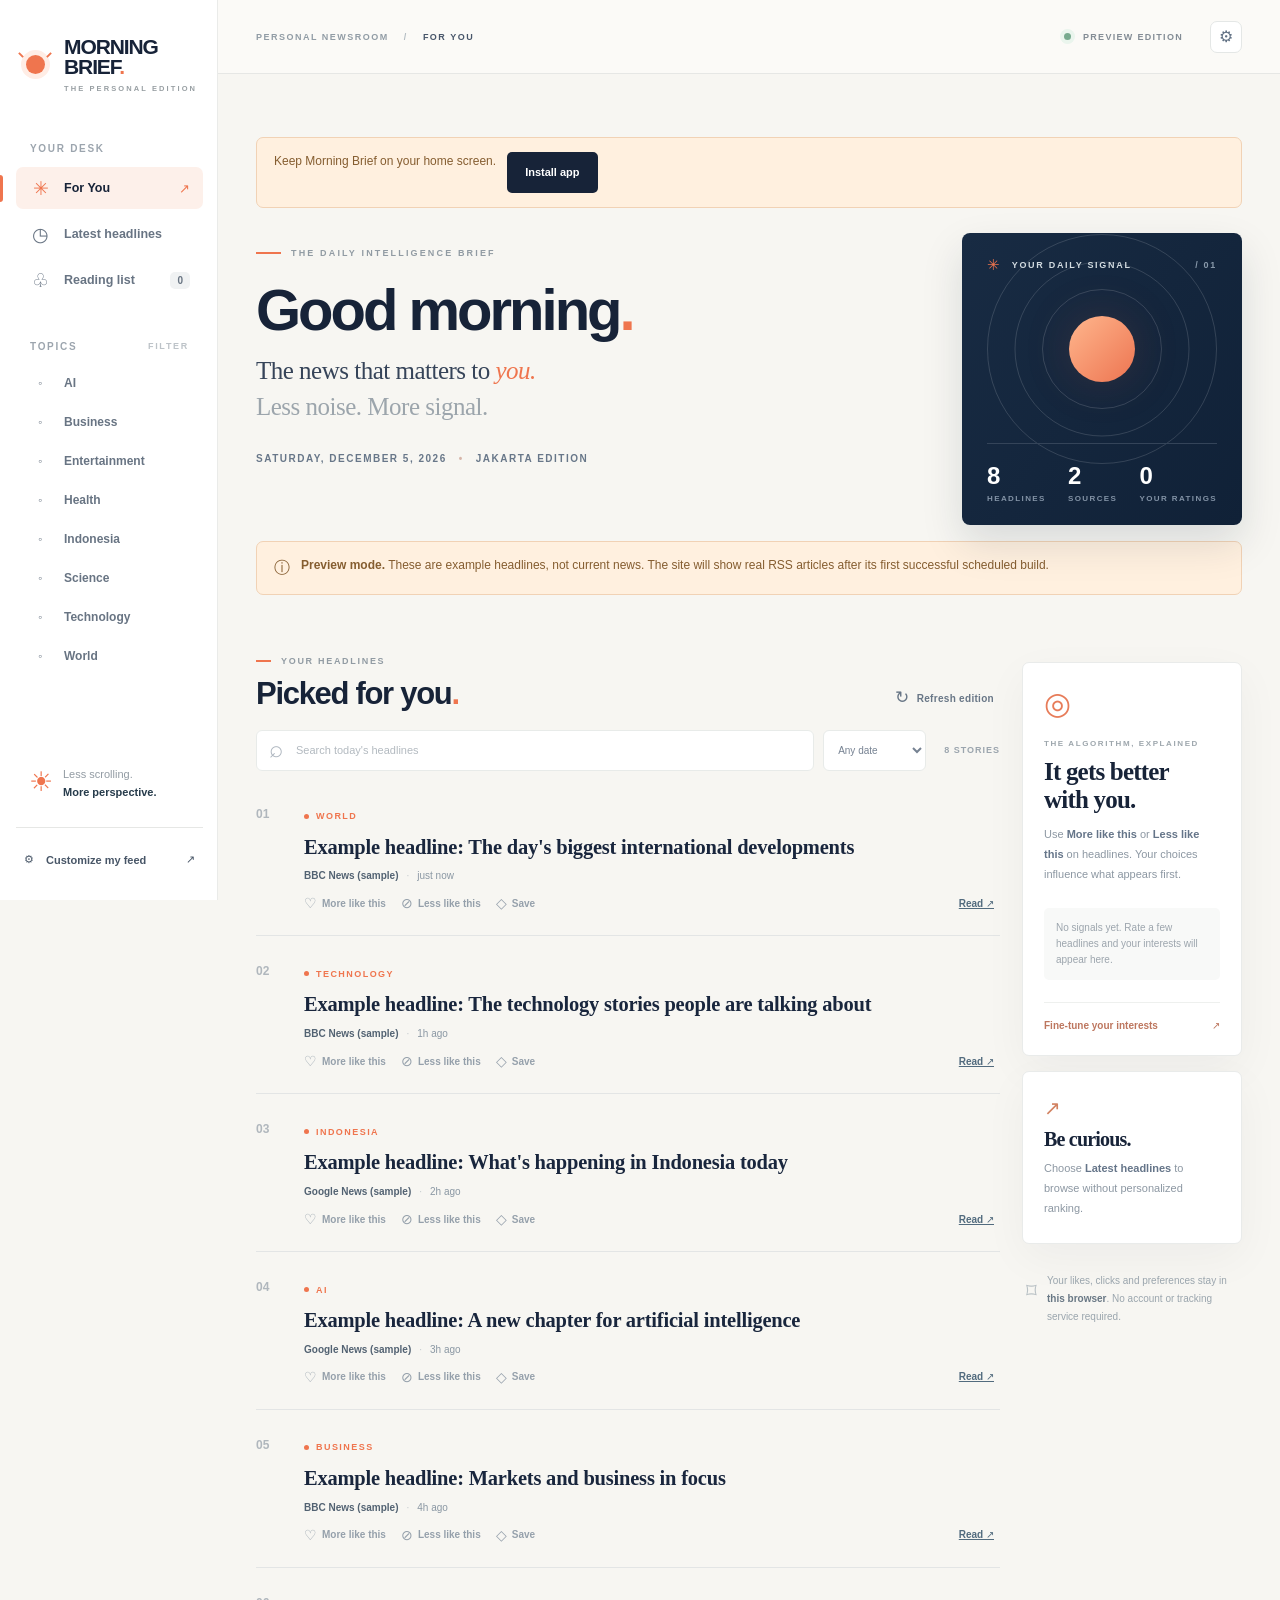
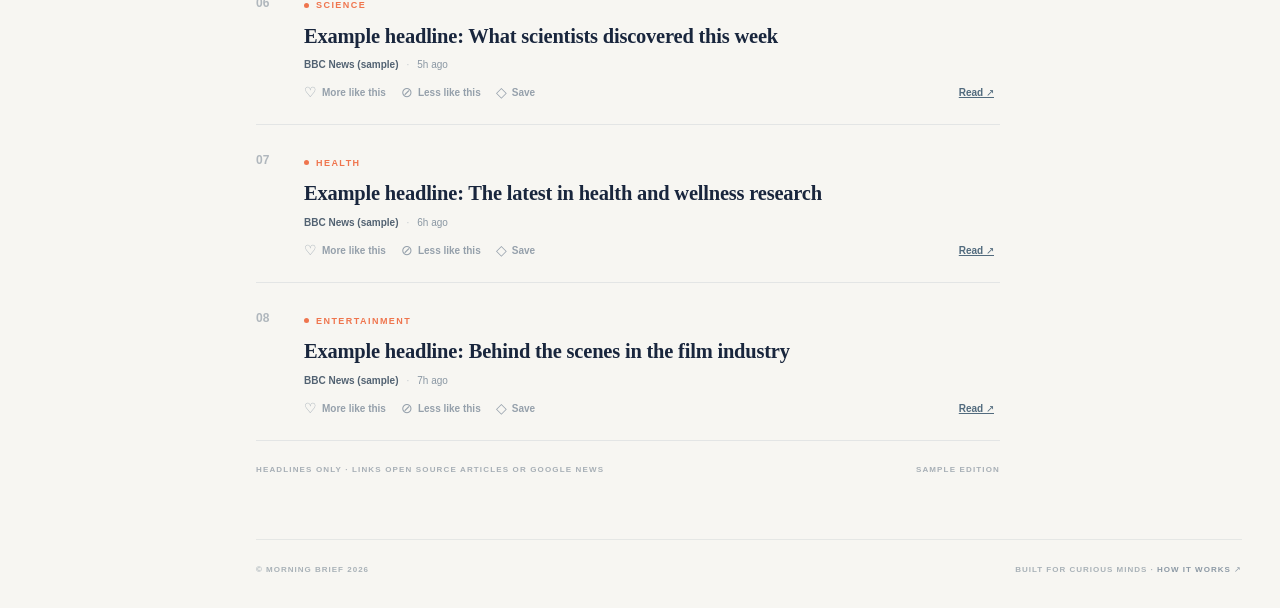
<file: index.html>
<!doctype html>
<html lang="en">
<head>
  <meta charset="utf-8">
  <meta name="viewport" content="width=device-width, initial-scale=1">
  <meta name="theme-color" content="#f7f6f2">
  <meta name="description" content="Morning Brief: a personalized daily news dashboard built from trusted RSS headlines.">
  <title>Morning Brief — Your personal news desk</title>
  <link rel="manifest" href="./manifest.webmanifest">
  <link rel="apple-touch-icon" href="./icons/icon-180.png">
  <meta name="apple-mobile-web-app-capable" content="yes">
  <meta name="apple-mobile-web-app-title" content="Morning Brief">
  <link rel="stylesheet" href="./styles.css">
  <link rel="stylesheet" href="./appearance.css">
  <script src="./appearance.js"></script>
  <script src="./app.js" defer></script>
  <script src="./install.js" defer></script>
</head>
<body>
  <div class="shell">
    <aside class="sidebar" aria-label="Main navigation">
      <div class="brand">
        <div class="brand-mark" aria-hidden="true"><span class="sun-core"></span><span class="sunline sunline-a"></span><span class="sunline sunline-b"></span></div>
        <div><div class="brand-title">MORNING<br>BRIEF<span class="brand-dot">.</span></div><div class="brand-caption">THE PERSONAL EDITION</div></div>
      </div>

      <div class="sidebar-section-label">YOUR DESK</div>
      <nav id="mainNav" class="nav-stack">
        <button type="button" class="nav-item selected" data-view="for-you"><span class="nav-symbol">✳</span><span>For You</span><span class="nav-arrow">↗</span></button>
        <button type="button" class="nav-item" data-view="latest"><span class="nav-symbol">◷</span><span>Latest headlines</span></button>
        <button type="button" class="nav-item" data-view="saved"><span class="nav-symbol">♧</span><span>Reading list</span><span class="nav-count" id="savedCount">0</span></button>
      </nav>

      <div class="sidebar-section-label topics-label">TOPICS <span>FILTER</span></div>
      <nav id="topicNav" class="nav-stack topic-nav" aria-label="Filter by topic"></nav>

      <div class="sidebar-bottom">
        <div class="side-note"><span class="tiny-sun">☀</span><span>Less scrolling.<br><strong>More perspective.</strong></span></div>
        <button type="button" class="side-settings" id="openSettingsSide"><span>⚙</span> Customize my feed <span aria-hidden="true">↗</span></button>
      </div>
    </aside>

    <div class="main-layout">
      <header class="topbar">
        <div class="topbar-breadcrumb">PERSONAL NEWSROOM <span>/</span> <strong id="viewBreadcrumb">FOR YOU</strong></div>
        <div class="topbar-right"><span class="live-dot"></span><span id="topbarEdition">YOUR DAILY EDITION</span><button type="button" class="icon-button" id="settingsTop" aria-label="Open preferences" title="Customize your feed">⚙</button></div>
      </header>

      <main class="content">
        <div class="notice" id="installNotice" hidden>
          <span>Keep Morning Brief on your home screen.</span>
          <button type="button" class="plain-primary" id="installApp">Install app</button>
          <span id="installHelp" hidden>On iPhone, open in Safari, tap Share, then Add to Home Screen. On Android, open the browser menu and choose Install app or Add to Home screen.</span>
        </div>
        <div class="intro-grid">
          <section class="intro-copy">
            <div class="eyebrow"><span class="eyebrow-line"></span> THE DAILY INTELLIGENCE BRIEF</div>
            <h1 id="greeting">Good morning<span class="title-dot">.</span></h1>
            <p class="hero-subtitle">The news that matters to <em>you.</em><br><span>Less noise. More signal.</span></p>
            <div class="date-row"><span id="todayDate">TODAY</span><span class="date-separator">•</span><span id="dateTimezone">JAKARTA EDITION</span></div>
          </section>
          <section class="hero-card" aria-label="Your morning overview">
            <div class="hero-card-top"><span class="hero-icon">✳</span><span>YOUR DAILY SIGNAL</span><span class="hero-card-number">/ 01</span></div>
            <div class="hero-card-center"><span class="hero-orbit orbit-one"></span><span class="hero-orbit orbit-two"></span><span class="hero-orbit orbit-three"></span><span class="hero-sun"></span></div>
            <div class="hero-card-bottom"><div><span class="stat-number" id="totalStories">—</span><span class="stat-label">HEADLINES</span></div><div><span class="stat-number" id="sourceCount">—</span><span class="stat-label">SOURCES</span></div><div><span class="stat-number" id="ratingCount">0</span><span class="stat-label">YOUR RATINGS</span></div></div>
          </section>
        </div>

        <div id="demoNotice" class="notice" hidden><span class="notice-icon">ⓘ</span><span><strong>Preview mode.</strong> These are example headlines, not current news. The site will show real RSS articles after its first successful scheduled build.</span></div>
        <div id="errorNotice" class="notice notice-error" hidden><span class="notice-icon">!</span><span id="errorMessage"></span></div>

        <section class="news-layout">
          <div class="news-panel">
            <div class="section-top"><div><div class="section-kicker"><span class="mini-rule"></span> YOUR HEADLINES</div><h2 id="sectionTitle">Picked for you<span class="title-dot">.</span></h2></div><button type="button" id="refreshButton" class="refresh-link" title="Check for a newer published edition"><span>↻</span> Refresh edition</button></div>
            <div class="toolbar"><div class="search-wrap"><span class="search-icon">⌕</span><input id="searchInput" type="search" autocomplete="off" placeholder="Search today's headlines" aria-label="Search headlines"></div><select id="timeFilter" aria-label="How recent should stories be"><option value="0">Any date</option><option value="24">Last 24 hours</option><option value="72">Last 3 days</option><option value="168">Last 7 days</option></select><span class="toolbar-count" id="resultCount">— STORIES</span></div>
            <div id="articleList" class="article-list" aria-live="polite"></div>
            <div id="emptyState" class="empty-state" hidden><div class="empty-symbol">◌</div><h3>Nothing in this view yet.</h3><p>Try changing the topic, search or age filter. You can also customize which categories you follow.</p><button type="button" class="plain-primary" id="emptySettings">Adjust preferences →</button></div>
            <button type="button" class="load-more" id="loadMore" hidden>Show more stories <span>↓</span></button>
            <div class="article-list-footer"><span>HEADLINES ONLY · LINKS OPEN SOURCE ARTICLES OR GOOGLE NEWS</span><span id="lastUpdated">UPDATE PENDING</span></div>
          </div>

          <aside class="right-rail" aria-label="Your news preferences summary">
            <section class="rail-card profile-card"><div class="rail-icon">◎</div><div class="rail-overline">THE ALGORITHM, EXPLAINED</div><h3>It gets better<br>with you.</h3><p>Use <strong>More like this</strong> or <strong>Less like this</strong> on headlines. Your choices influence what appears first.</p><div id="tasteBars" class="taste-bars"></div><button type="button" class="rail-link" id="openSettingsRail">Fine-tune your interests <span>↗</span></button></section>
            <section class="rail-card mini-card"><div class="small-icon">↗</div><h3>Be curious.</h3><p>Choose <strong>Latest headlines</strong> to browse without personalized ranking.</p></section>
            <section class="privacy-note"><span class="lock-mark">⌑</span><span>Your likes, clicks and preferences stay in <strong>this browser</strong>. No account or tracking service required.</span></section>
          </aside>
        </section>

        <footer class="footer"><span>© MORNING BRIEF <span id="footerYear">2026</span></span><span>BUILT FOR CURIOUS MINDS · <button type="button" id="footerHow">HOW IT WORKS ↗</button></span></footer>
      </main>
    </div>
  </div>

  <div class="settings-backdrop" id="settingsBackdrop" hidden></div>
  <aside class="settings-drawer" id="settingsDrawer" role="dialog" aria-modal="true" aria-labelledby="settingsTitle" aria-hidden="true">
    <div class="settings-header"><div><span class="section-kicker">MAKE IT YOURS</span><h2 id="settingsTitle">Your preferences<span class="title-dot">.</span></h2></div><button type="button" class="close-drawer" id="closeSettings" aria-label="Close preferences">✕</button></div>
    <div class="settings-body">
      <p class="settings-description">Your Morning Brief adapts to your reading habits. Start by choosing the topics you want, then fine-tune the ranking.</p>
      <section class="settings-section appearance-settings">
        <h3>Appearance</h3>
        <label class="toggle-row"><span>High-contrast dark mode</span><input type="checkbox" id="contrastMode"></label>
        <label class="toggle-row" for="contrastColor"><span>Choose your contrast color</span><input type="color" id="contrastColor" value="#80ffff"></label>
        <div class="contrast-presets" aria-label="Contrast color presets">
          <button type="button" data-contrast-color="#80ffff">Cyan</button>
          <button type="button" data-contrast-color="#ffff66">Yellow</button>
          <button type="button" data-contrast-color="#99ff99">Green</button>
          <button type="button" data-contrast-color="#ffb3ff">Pink</button>
          <button type="button" data-contrast-color="#ffffff">White</button>
        </div>
        <p id="contrastColorHelp" aria-live="polite"></p>
        <p>Appearance updates immediately and saves automatically on this device.</p>
      </section>
      <section class="settings-section"><h3>Topics you follow</h3><p>Only headlines from enabled topics appear in your feed.</p><div class="topic-settings" id="topicSettings"></div></section>
      <section class="settings-section"><h3>Priorities</h3><p>Tell the feed which topics you want to see near the top.</p><div class="priority-settings" id="prioritySettings"></div></section>
      <section class="settings-section"><h3>Preferred publishers</h3><p>Uncheck a publisher to hide its articles. This list comes from currently available headlines.</p><div class="source-settings" id="sourceSettings"></div></section>
      <section class="settings-section"><h3>Words to boost</h3><p>Comma-separated subjects you want to hear more about. They boost matching collected headlines; they do not create new feeds.</p><textarea id="boostKeywords" rows="2" placeholder="e.g. space exploration, electric cars, filmmaking"></textarea></section>
      <section class="settings-section"><h3>Words to block</h3><p>Matching headlines are removed from your feed.</p><textarea id="blockKeywords" rows="2" placeholder="e.g. celebrity gossip, spoilers"></textarea></section>
      <section class="settings-section"><h3>Feed controls</h3><label class="toggle-row"><span>Hide already opened stories</span><input type="checkbox" id="hideRead"></label><label class="toggle-row"><span>Headlines shown at once</span><select id="pageSize"><option value="10">10</option><option value="20">20</option><option value="40">40</option></select></label></section>
      <section class="settings-section"><h3>Your learning history</h3><p id="learningSummary">No preferences learned yet.</p><div class="data-actions"><button type="button" id="exportPrefs">Export</button><button type="button" id="importPrefs">Import</button><input type="file" id="importFile" accept="application/json,.json" hidden><button type="button" id="resetPrefs" class="danger-button">Reset learning</button></div></section>
      <div class="settings-footnote">To add brand-new publishers or search queries, edit <code>feeds.json</code> with Codex and redeploy.</div>
    </div>
    <div class="settings-footer"><button type="button" class="save-button" id="saveSettings">Save my preferences <span>→</span></button></div>
  </aside>
</body>
</html>
</file>
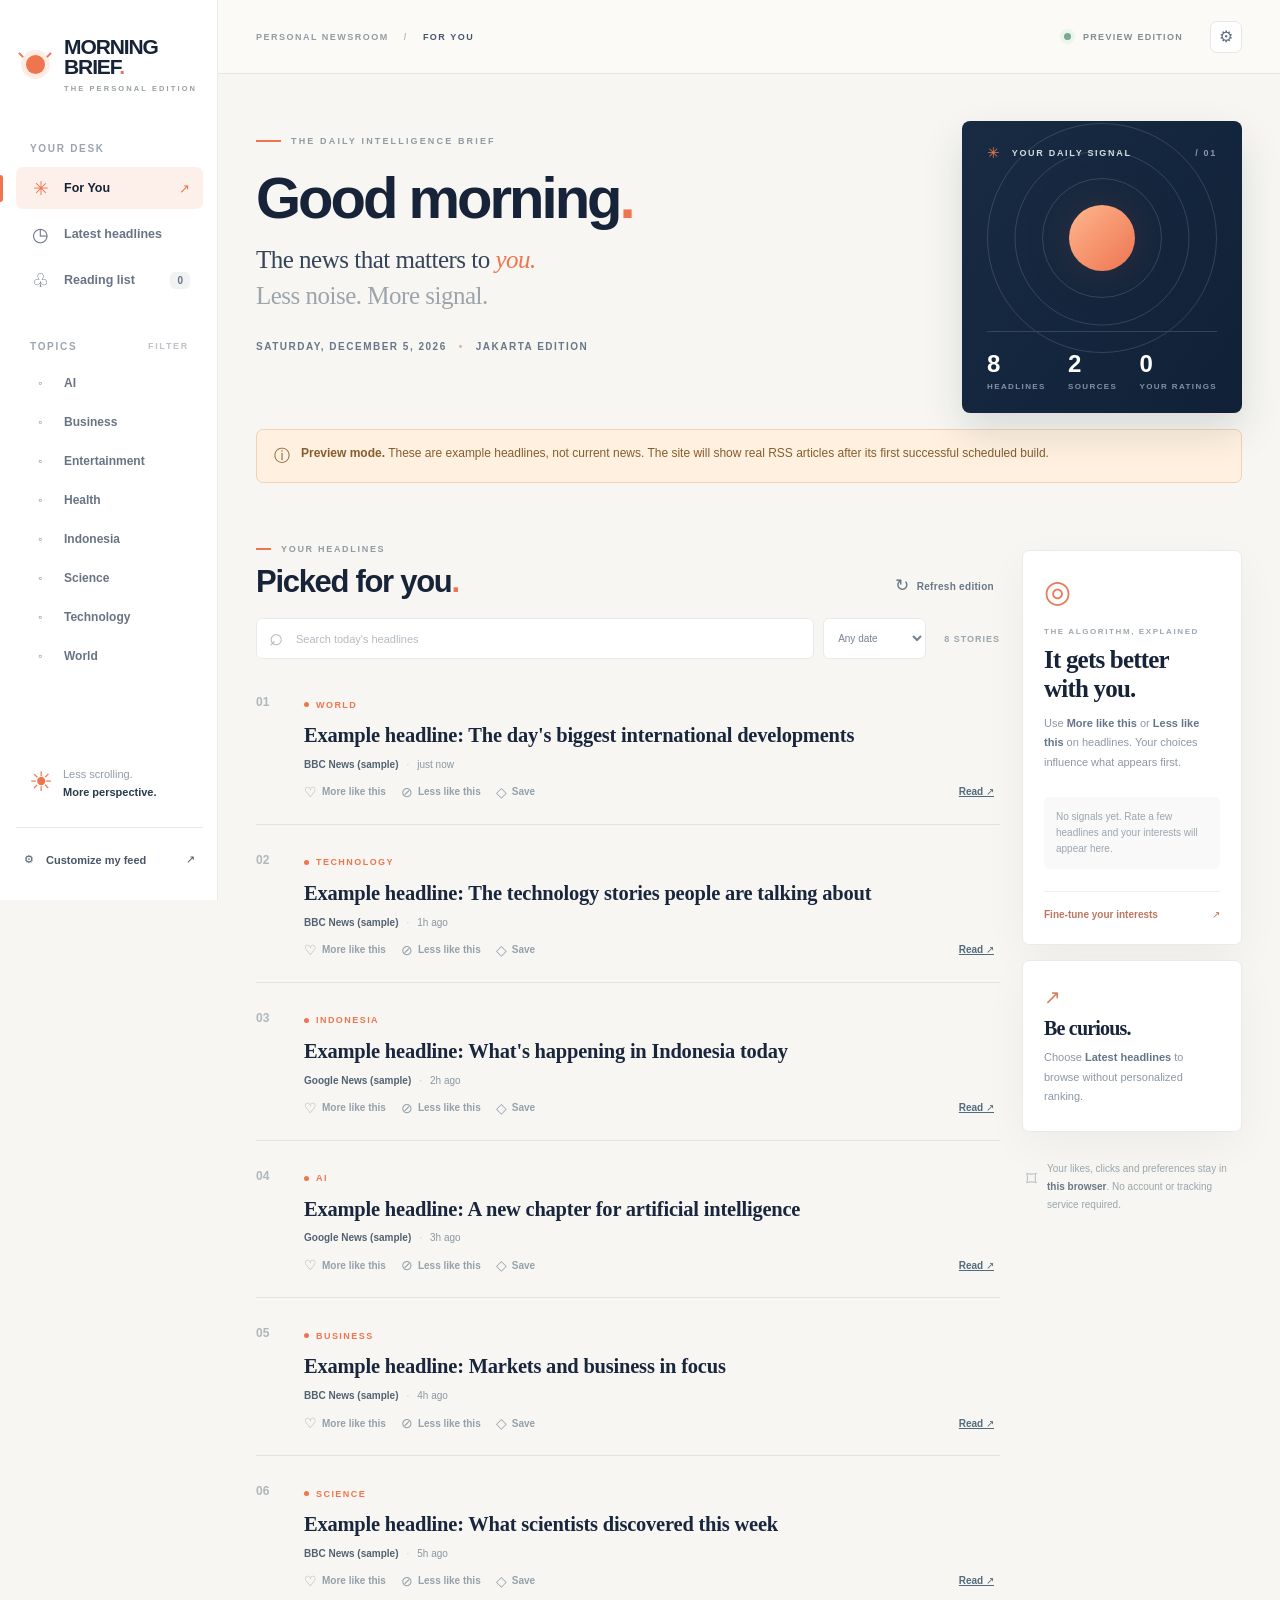
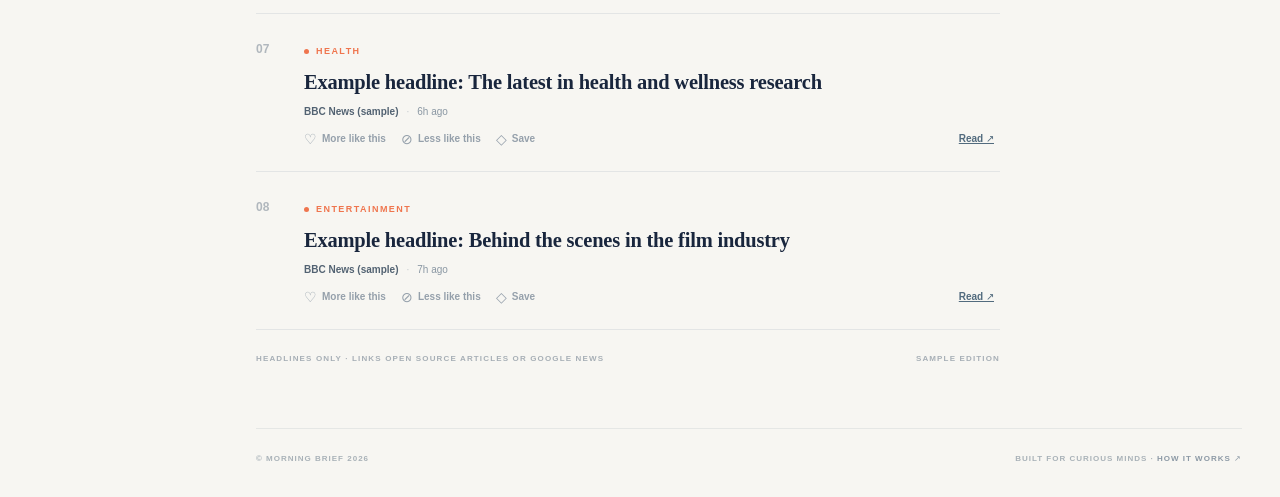
<file: standalone-preview.html>
<!doctype html>
<html lang="en">
<head>
  <meta charset="utf-8">
  <meta name="viewport" content="width=device-width, initial-scale=1">
  <meta name="theme-color" content="#f7f6f2">
  <meta name="description" content="Morning Brief: a personalized daily news dashboard built from trusted RSS headlines.">
  <title>Morning Brief — Your personal news desk</title>
  <style>
:root{--paper:#f7f6f2;--white:#fff;--ink:#172338;--ink-2:#28374e;--muted:#89929d;--line:#e6e7e5;--accent:#ef754e;--accent-light:#fff0e9;--navy:#152940;--green:#467969;--shadow:0 14px 45px rgba(18,34,50,.042);font-synthesis:none}
*{box-sizing:border-box}
html{scroll-behavior:smooth}body{margin:0;background:var(--paper);color:var(--ink);font-family:Inter,ui-sans-serif,-apple-system,BlinkMacSystemFont,"Segoe UI",sans-serif;-webkit-font-smoothing:antialiased}
button,input,select,textarea{font:inherit}button{cursor:pointer}button:focus-visible,input:focus-visible,select:focus-visible,textarea:focus-visible{outline:3px solid #f4a58a;outline-offset:3px}button:disabled{cursor:not-allowed;opacity:.5}[hidden]{display:none!important}
.shell{display:grid;grid-template-columns:248px minmax(0,1fr);min-height:100vh}.sidebar{background:#fff;border-right:1px solid #eaebe9;min-height:100vh;padding:34px 20px 24px 25px;display:flex;flex-direction:column;position:sticky;top:0;height:100vh;overflow-y:auto}.brand{display:flex;align-items:center;gap:12px;padding:3px 2px 50px}.brand-mark{position:relative;width:34px;height:38px;flex-shrink:0}.sun-core{position:absolute;top:9px;left:8px;width:19px;height:19px;background:var(--accent);border-radius:50%;box-shadow:0 0 0 5px #ffede5}.sunline{position:absolute;top:2px;left:16px;height:6px;border-left:2px solid var(--accent)}.sunline-a{transform:rotate(45deg);top:6px;left:30px}.sunline-b{transform:rotate(-45deg);top:6px;left:2px}.brand-title{font-size:21px;line-height:.96;letter-spacing:-1.1px;font-weight:850}.brand-dot,.title-dot{color:var(--accent)}.brand-caption{margin-top:7px;color:#989fa3;font-size:7.5px;letter-spacing:2.1px;font-weight:750}.sidebar-section-label{padding:0 14px 13px;color:#9ca5ae;font-size:10px;letter-spacing:1.7px;font-weight:800}.sidebar-section-label span{font-size:9px;float:right;color:#bdc3c8;font-weight:600}.nav-stack{display:flex;flex-direction:column;gap:4px}.nav-item{display:flex;align-items:center;gap:12px;width:100%;height:42px;border:none;border-radius:7px;background:transparent;color:#687483;text-align:left;padding:0 13px;font-size:12.5px;font-weight:650;transition:background .2s,color .2s}.nav-item:hover{background:#f8f8f7;color:var(--ink)}.nav-item.selected{color:var(--ink);background:#fdf0ea}.nav-item.selected:before{content:"";position:absolute;left:0;width:3px;height:27px;background:var(--accent);border-radius:0 4px 4px 0}.nav-item.selected .nav-symbol{color:var(--accent)}.nav-symbol{font-size:19px;line-height:1;width:23px;display:inline-block;text-align:center;font-weight:400}.nav-arrow{margin-left:auto;color:var(--accent);font-size:13px}.nav-count{margin-left:auto;border-radius:5px;background:#f0f2f3;padding:3px 7px;font-size:10px;color:#697583}.topics-label{padding-top:40px}.topic-nav .nav-item{height:35px;font-size:12px}.topic-nav .nav-symbol{font-size:12px}.sidebar-bottom{margin-top:auto;padding-top:30px}.side-note{display:flex;align-items:center;gap:10px;padding:22px 8px 22px 13px;margin-bottom:15px;border-bottom:1px solid var(--line);color:#929ba3;font-size:11px;line-height:1.65}.side-note strong{color:#263b4b}.tiny-sun{font-size:27px;color:var(--accent)}.side-settings{width:100%;text-align:left;border:none;background:transparent;display:flex;gap:12px;align-items:center;color:#485667;font-size:11px;font-weight:750;padding:10px 8px}.side-settings span:last-child{margin-left:auto}
.main-layout{min-width:0}.topbar{height:74px;border-bottom:1px solid var(--line);display:flex;align-items:center;justify-content:space-between;padding:0 clamp(28px,5.8vw,89px);background:#fbfaf7}.topbar-breadcrumb{color:#919ca5;letter-spacing:1.5px;font-size:9px;font-weight:800}.topbar-breadcrumb span{padding:0 11px;color:#b2bbc2}.topbar-breadcrumb strong{color:#48566a}.topbar-right{display:flex;align-items:center;gap:12px;font-size:9px;font-weight:750;letter-spacing:1.3px;color:#838c95}.live-dot{width:7px;height:7px;background:#77aa8e;border-radius:100%;box-shadow:0 0 0 4px #eaf5ed}.icon-button{border:1px solid #e4e7e6;background:white;color:#607083;border-radius:7px;width:32px;height:32px;margin-left:15px;font-size:16px}.content{max-width:1600px;margin:auto;padding:47px clamp(28px,5.8vw,89px) 34px}.intro-grid{display:grid;grid-template-columns:minmax(0,1fr) 336px;align-items:stretch;gap:45px;min-height:292px}.intro-copy{padding-top:15px}.eyebrow,.section-kicker{display:flex;align-items:center;gap:10px;color:#919ba3;letter-spacing:2.15px;font-size:9px;font-weight:850}.eyebrow-line{width:25px;border-top:2px solid var(--accent)}h1,h2,h3,p{margin-top:0}h1{font-size:clamp(46px,5.3vw,75px);letter-spacing:-4.3px;font-weight:760;margin:20px 0 12px;line-height:1.1}.hero-subtitle{font-family:Georgia,serif;font-size:clamp(17px,2vw,25px);line-height:1.43;color:#364459;margin-bottom:28px;letter-spacing:-.5px}.hero-subtitle em{font-style:italic;color:var(--accent)}.hero-subtitle span{color:#9ca5ac}.date-row{display:flex;align-items:center;gap:12px;color:#687789;font-size:10px;font-weight:750;letter-spacing:1.5px;text-transform:uppercase}.date-separator{color:#d6b5a9}.hero-card{background:linear-gradient(125deg,#182b43,#102137);border-radius:8px;position:relative;min-height:280px;overflow:hidden;padding:23px 25px 19px;box-shadow:0 18px 42px rgba(16,35,57,.13);color:#fff}.hero-card-top{display:flex;align-items:center;gap:10px;letter-spacing:1.7px;color:#d2dbe0;font-size:9px;font-weight:750}.hero-icon{color:var(--accent);font-size:15px}.hero-card-number{margin-left:auto;color:#899aab}.hero-card-center{position:absolute;top:40%;left:50%;transform:translate(-50%,-50%);width:180px;height:150px}.hero-sun{position:absolute;width:66px;height:66px;background:linear-gradient(135deg,#ffb68d,#ed7451);border-radius:50%;top:42px;left:57px;box-shadow:0 0 50px rgba(239,117,78,.15)}.hero-orbit{position:absolute;border:1px solid rgba(255,255,255,.14);border-radius:50%;top:50%;left:50%;transform:translate(-50%,-50%)}.orbit-one{width:120px;height:120px}.orbit-two{width:175px;height:175px}.orbit-three{width:230px;height:230px}.hero-card-bottom{position:absolute;left:25px;right:25px;bottom:22px;display:flex;gap:0;justify-content:space-between;padding-top:18px;border-top:1px solid #344459}.hero-card-bottom>div{display:flex;flex-direction:column;gap:4px}.stat-number{font-size:24px;font-weight:700;letter-spacing:-1px}.stat-label{font-size:8px;letter-spacing:1.4px;color:#8393a6;font-weight:800}.notice{display:flex;gap:11px;align-items:flex-start;background:#fff0df;border:1px solid #f1d2b5;border-radius:7px;color:#855d30;padding:14px 17px;font-size:12px;margin:16px 0 25px;line-height:1.5}.notice-icon{font-size:16px}.notice-error{background:#fff0f0;border-color:#f2cccc;color:#924c4c}
.news-layout{display:grid;grid-template-columns:minmax(0,1fr) 253px;gap:36px;margin-top:61px;align-items:start}.news-panel{min-width:0}.section-top{display:flex;align-items:end;justify-content:space-between;gap:16px}.section-kicker{font-size:9px;letter-spacing:1.7px}.mini-rule{width:15px;border-top:2px solid var(--accent)}h2{font-size:31px;font-weight:760;line-height:1.13;letter-spacing:-1.3px;margin:10px 0 19px}.refresh-link{border:0;background:transparent;color:#687686;font-size:10px;font-weight:750;white-space:nowrap;margin-bottom:21px;letter-spacing:.3px}.refresh-link span{font-size:17px;vertical-align:-1px;margin-right:4px}.refresh-link:hover{color:var(--accent)}.toolbar{display:flex;align-items:center;gap:9px;margin-bottom:8px}.search-wrap{position:relative;flex:1;min-width:80px}.search-wrap input{width:100%;background:white;border:1px solid #e8ebe9;padding:12px 12px 12px 39px;border-radius:6px;font-size:11px;height:41px;outline:none;color:var(--ink)}.search-wrap input:focus{border-color:#efad95}.search-wrap input::placeholder{color:#b3bac0}.search-icon{position:absolute;left:13px;top:5px;font-size:24px;color:#aeb6bf}.toolbar select{border:1px solid #e8ebe9;background:#fff;border-radius:6px;height:41px;padding:0 10px;font-size:10px;color:#768292;max-width:132px}.toolbar-count{font-size:9px;white-space:nowrap;color:#9ba5ae;font-weight:750;letter-spacing:1px;margin-left:9px}.article-list{display:flex;flex-direction:column}.article{display:grid;grid-template-columns:40px minmax(0,1fr);gap:8px;padding:26px 6px 25px 0;border-bottom:1px solid #e3e5e5}.article-number{font-size:12px;font-weight:780;color:#b0b7bd;padding-top:2px;font-variant-numeric:tabular-nums}.article-content{min-width:0}.article-category{display:inline-flex;align-items:center;gap:7px;color:var(--accent);text-transform:uppercase;letter-spacing:1.45px;font-size:9px;font-weight:800}.article-category:before{content:"";width:5px;height:5px;background:var(--accent);border-radius:50%}.article-title{font-family:Georgia,"Times New Roman",serif;font-size:clamp(17px,1.6vw,21px);font-weight:600;letter-spacing:-.2px;line-height:1.31;margin:11px 0 10px;max-width:740px}.article-title a{color:#19263d;text-decoration:none}.article-title a:hover{color:#cb694b;text-decoration:underline;text-decoration-thickness:1px;text-underline-offset:4px}.article-meta{display:flex;align-items:center;gap:8px;flex-wrap:wrap;color:#8a97a3;font-size:10px}.article-source{color:#526272;font-weight:750}.article-separator{color:#c5cbce}.article-reason{color:#497a6b;font-size:9px;font-weight:700}.article-actions{display:flex;align-items:center;gap:15px;flex-wrap:wrap;margin-top:15px}.rating-button,.save-action,.read-action{background:none;border:none;padding:0;display:inline-flex;align-items:center;gap:5px;color:#95a0ab;font-size:10px;font-weight:650}.rating-button:hover,.rating-button.active{color:#d26d4e}.rating-button.down:hover,.rating-button.down.active{color:#56778b}.save-action:hover,.save-action.active{color:#c58e4c}.read-action{color:#526b7e;margin-left:auto}.read-action:hover{color:#cd6b4a}.action-symbol{font-size:14px;line-height:1}.article-list-footer{display:flex;justify-content:space-between;gap:15px;flex-wrap:wrap;color:#a7afb6;letter-spacing:1.15px;font-size:8px;font-weight:770;padding:24px 0 10px}.load-more{margin:22px auto 4px;display:block;border:1px solid #dbe0df;border-radius:5px;background:white;padding:13px 22px;color:#546475;font-size:12px;font-weight:750}.load-more span{margin-left:10px}.load-more:hover{border-color:var(--accent);color:var(--accent)}.empty-state{text-align:center;padding:75px 20px;border-bottom:1px solid #e4e7e5}.empty-symbol{font-size:52px;color:#c3ccd2}.empty-state h3{margin-top:12px;font-size:19px}.empty-state p{font-size:12px;color:#8d99a3;line-height:1.8}.plain-primary{border:none;background:var(--ink);color:white;border-radius:5px;padding:12px 18px;font-size:11px;font-weight:730}
.right-rail{padding-top:6px}.rail-card{background:#fff;border:1px solid #e9ebea;border-radius:7px;padding:24px 21px;margin-bottom:15px;box-shadow:var(--shadow)}.profile-card{padding-top:22px}.rail-icon{font-size:31px;color:#e77c59;margin-bottom:17px}.rail-overline{font-size:8px;letter-spacing:1.6px;font-weight:800;color:#9ea7ad}.rail-card h3{font-family:Georgia,serif;font-weight:650;font-size:25px;letter-spacing:-.8px;line-height:1.15;margin:10px 0 10px}.rail-card p{font-size:11px;line-height:1.8;color:#8c97a2;margin:0}.rail-card p strong{color:#657589}.taste-bars{margin:24px 0 22px}.taste-row{margin-bottom:14px}.taste-label{display:flex;justify-content:space-between;color:#526271;font-size:10px;font-weight:750;margin-bottom:7px}.taste-label span:last-child{color:#9da7af;font-size:9px}.taste-bar-track{background:#eef0ef;height:5px;border-radius:10px;overflow:hidden}.taste-bar-fill{height:100%;background:var(--accent);border-radius:10px;min-width:5%}.taste-empty{font-size:10px;color:#9ca5ad;line-height:1.6;background:#f8f9f8;padding:12px;border-radius:5px}.rail-link{display:flex;align-items:center;justify-content:space-between;width:100%;border:none;background:none;border-top:1px solid #eef0ee;padding:17px 0 0;margin-top:2px;color:#bd765e;font-size:10px;font-weight:790;text-align:left}.mini-card .small-icon{font-size:20px;color:#d28261}.mini-card h3{font-size:20px;margin:8px 0}.privacy-note{display:flex;gap:10px;padding:13px 4px;color:#9aa5ad;font-size:10px;line-height:1.8}.privacy-note strong{color:#687784}.lock-mark{font-size:21px;color:#b9c1c5}.footer{border-top:1px solid #e5e7e5;display:flex;justify-content:space-between;gap:15px;margin-top:55px;padding-top:25px;letter-spacing:1px;font-size:8px;font-weight:800;color:#a9b2b8}.footer button{padding:0;border:0;background:transparent;color:#8c99a5;font-size:8px;letter-spacing:1px;font-weight:800}
.settings-backdrop{position:fixed;inset:0;background:rgba(11,24,38,.48);z-index:10}.settings-drawer{position:fixed;right:0;top:0;bottom:0;width:min(490px,100vw);z-index:11;background:#fff;box-shadow:-17px 0 45px rgba(0,0,0,.15);display:flex;flex-direction:column;transform:translateX(110%);transition:transform .25s ease;visibility:hidden}.settings-drawer.open{transform:translateX(0);visibility:visible}.settings-header{padding:30px 31px 18px;display:flex;align-items:start;justify-content:space-between;border-bottom:1px solid var(--line)}.settings-header h2{margin:11px 0 0;font-size:28px}.close-drawer{border:none;background:#f3f4f2;width:34px;height:34px;border-radius:6px;color:#788695}.settings-body{overflow-y:auto;padding:23px 31px 30px;flex:1}.settings-description{font-size:12px;color:#7d8995;line-height:1.75}.settings-section{border-bottom:1px solid var(--line);padding:18px 0 22px}.settings-section h3{font-size:13px;font-weight:790;margin:0 0 7px}.settings-section p{color:#909da8;font-size:10.5px;line-height:1.7;margin-bottom:16px}.topic-settings,.source-settings{display:grid;grid-template-columns:1fr 1fr;gap:9px}.check-option{display:flex;align-items:center;gap:9px;font-size:11px;color:#647281;padding:9px;background:#f7f8f7;border-radius:5px}.check-option input{accent-color:var(--accent)}.priority-item{display:grid;grid-template-columns:1fr 106px;align-items:center;gap:8px;margin-bottom:9px;font-size:11px;color:#627282}.priority-item select,.toggle-row select{border:1px solid #e5e8e7;background:#fff;border-radius:4px;padding:7px 8px;font-size:11px;color:#657584}.settings-section textarea{width:100%;resize:vertical;min-height:60px;border-radius:5px;border:1px solid #e0e5e6;padding:12px;font-size:11px;color:var(--ink);line-height:1.6}.settings-section textarea::placeholder{color:#b4bdc4}.toggle-row{display:flex;align-items:center;justify-content:space-between;font-size:11px;color:#657482;padding:10px 0}.toggle-row input{accent-color:var(--accent)}.data-actions{display:flex;gap:8px;flex-wrap:wrap}.data-actions button{background:#f5f6f4;border:1px solid #e7ebea;border-radius:4px;padding:9px 11px;font-size:10px;font-weight:750;color:#5d6b78}.data-actions button.danger-button{color:#b65f50}.settings-footnote{margin:21px 0;color:#93a0a9;font-size:10px;line-height:1.8}.settings-footnote code{color:#39485a;background:#f4f6f5;padding:3px 4px;border-radius:3px}.settings-footer{border-top:1px solid var(--line);padding:18px 31px 26px}.save-button{width:100%;border:none;background:var(--navy);color:#fff;border-radius:5px;padding:15px 18px;display:flex;align-items:center;justify-content:space-between;font-size:11px;font-weight:750}.save-button span{font-size:17px}
@media(max-width:1280px){.shell{grid-template-columns:218px minmax(0,1fr)}.sidebar{padding-left:16px;padding-right:14px}.content{padding-left:38px;padding-right:38px}.topbar{padding-left:38px;padding-right:38px}.intro-grid{grid-template-columns:minmax(0,1fr) 280px;gap:24px}.news-layout{grid-template-columns:minmax(0,1fr) 220px;gap:22px}h1{font-size:58px;letter-spacing:-3px}}
@media(max-width:1050px){.shell{grid-template-columns:190px minmax(0,1fr)}.brand-title{font-size:19px}.sidebar{padding-left:12px;padding-right:10px}.news-layout{grid-template-columns:minmax(0,1fr)}.right-rail{display:grid;grid-template-columns:1.4fr 1fr;gap:15px}.privacy-note{grid-column:1 / -1}.rail-card{margin:0}.intro-grid{grid-template-columns:minmax(0,1fr) 240px}.hero-card{min-height:260px}h1{font-size:clamp(41px,5vw,58px)}}
@media(max-width:720px){.shell{display:block}.sidebar{position:relative;height:auto;min-height:0;padding:16px 18px;display:block;border-right:none;border-bottom:1px solid var(--line)}.brand{padding:0 0 14px;gap:9px}.brand-title{font-size:17px}.brand-mark{transform:scale(.8);transform-origin:left center;width:28px}.sidebar-section-label,.topic-nav,.topics-label,.sidebar-bottom{display:none}.sidebar .nav-stack{display:flex;flex-direction:row;gap:6px;overflow-x:auto}.nav-item{flex-shrink:0;width:auto;height:36px;padding:0 12px}.nav-item .nav-arrow{display:none}.nav-item.selected:before{display:none}.topbar{height:50px;padding:0 18px}.topbar-breadcrumb{font-size:8px}.topbar-right{font-size:8px}.topbar-right .live-dot{display:none}.content{padding:27px 18px 20px}.intro-grid{display:block}.intro-copy{padding-top:0}h1{font-size:clamp(39px,9vw,65px);letter-spacing:-2px;margin:17px 0 12px}.hero-subtitle{font-size:19px}.hero-card{display:none}.news-layout{margin-top:48px}.section-top{align-items:start}.refresh-link{font-size:0;margin-top:12px}.refresh-link span{font-size:24px}.toolbar{flex-wrap:wrap}.toolbar-count{margin-left:auto}.toolbar select{max-width:125px}.article{grid-template-columns:27px minmax(0,1fr);gap:3px}.article-title{font-size:19px}.right-rail{display:block}.profile-card{margin-top:21px}.mini-card{display:none}.footer{margin-top:25px}.settings-header{padding:25px 22px 15px}.settings-body{padding:20px 22px}.settings-footer{padding:15px 22px 21px}}
@media(prefers-reduced-motion:reduce){*,*:before,*:after{scroll-behavior:auto!important;transition:none!important}}
.source-settings{max-height:220px;overflow-y:auto;align-items:start}.source-settings .check-option{word-break:break-word}

</style>
</head>
<body>
  <div class="shell">
    <aside class="sidebar" aria-label="Main navigation">
      <div class="brand">
        <div class="brand-mark" aria-hidden="true"><span class="sun-core"></span><span class="sunline sunline-a"></span><span class="sunline sunline-b"></span></div>
        <div><div class="brand-title">MORNING<br>BRIEF<span class="brand-dot">.</span></div><div class="brand-caption">THE PERSONAL EDITION</div></div>
      </div>

      <div class="sidebar-section-label">YOUR DESK</div>
      <nav id="mainNav" class="nav-stack">
        <button type="button" class="nav-item selected" data-view="for-you"><span class="nav-symbol">✳</span><span>For You</span><span class="nav-arrow">↗</span></button>
        <button type="button" class="nav-item" data-view="latest"><span class="nav-symbol">◷</span><span>Latest headlines</span></button>
        <button type="button" class="nav-item" data-view="saved"><span class="nav-symbol">♧</span><span>Reading list</span><span class="nav-count" id="savedCount">0</span></button>
      </nav>

      <div class="sidebar-section-label topics-label">TOPICS <span>FILTER</span></div>
      <nav id="topicNav" class="nav-stack topic-nav" aria-label="Filter by topic"></nav>

      <div class="sidebar-bottom">
        <div class="side-note"><span class="tiny-sun">☀</span><span>Less scrolling.<br><strong>More perspective.</strong></span></div>
        <button type="button" class="side-settings" id="openSettingsSide"><span>⚙</span> Customize my feed <span aria-hidden="true">↗</span></button>
      </div>
    </aside>

    <div class="main-layout">
      <header class="topbar">
        <div class="topbar-breadcrumb">PERSONAL NEWSROOM <span>/</span> <strong id="viewBreadcrumb">FOR YOU</strong></div>
        <div class="topbar-right"><span class="live-dot"></span><span id="topbarEdition">YOUR DAILY EDITION</span><button type="button" class="icon-button" id="settingsTop" aria-label="Open preferences" title="Customize your feed">⚙</button></div>
      </header>

      <main class="content">
        <div class="intro-grid">
          <section class="intro-copy">
            <div class="eyebrow"><span class="eyebrow-line"></span> THE DAILY INTELLIGENCE BRIEF</div>
            <h1 id="greeting">Good morning<span class="title-dot">.</span></h1>
            <p class="hero-subtitle">The news that matters to <em>you.</em><br><span>Less noise. More signal.</span></p>
            <div class="date-row"><span id="todayDate">TODAY</span><span class="date-separator">•</span><span id="dateTimezone">JAKARTA EDITION</span></div>
          </section>
          <section class="hero-card" aria-label="Your morning overview">
            <div class="hero-card-top"><span class="hero-icon">✳</span><span>YOUR DAILY SIGNAL</span><span class="hero-card-number">/ 01</span></div>
            <div class="hero-card-center"><span class="hero-orbit orbit-one"></span><span class="hero-orbit orbit-two"></span><span class="hero-orbit orbit-three"></span><span class="hero-sun"></span></div>
            <div class="hero-card-bottom"><div><span class="stat-number" id="totalStories">—</span><span class="stat-label">HEADLINES</span></div><div><span class="stat-number" id="sourceCount">—</span><span class="stat-label">SOURCES</span></div><div><span class="stat-number" id="ratingCount">0</span><span class="stat-label">YOUR RATINGS</span></div></div>
          </section>
        </div>

        <div id="demoNotice" class="notice" hidden><span class="notice-icon">ⓘ</span><span><strong>Preview mode.</strong> These are example headlines, not current news. The site will show real RSS articles after its first successful scheduled build.</span></div>
        <div id="errorNotice" class="notice notice-error" hidden><span class="notice-icon">!</span><span id="errorMessage"></span></div>

        <section class="news-layout">
          <div class="news-panel">
            <div class="section-top"><div><div class="section-kicker"><span class="mini-rule"></span> YOUR HEADLINES</div><h2 id="sectionTitle">Picked for you<span class="title-dot">.</span></h2></div><button type="button" id="refreshButton" class="refresh-link" title="Check for a newer published edition"><span>↻</span> Refresh edition</button></div>
            <div class="toolbar"><div class="search-wrap"><span class="search-icon">⌕</span><input id="searchInput" type="search" autocomplete="off" placeholder="Search today's headlines" aria-label="Search headlines"></div><select id="timeFilter" aria-label="How recent should stories be"><option value="0">Any date</option><option value="24">Last 24 hours</option><option value="72">Last 3 days</option><option value="168">Last 7 days</option></select><span class="toolbar-count" id="resultCount">— STORIES</span></div>
            <div id="articleList" class="article-list" aria-live="polite"></div>
            <div id="emptyState" class="empty-state" hidden><div class="empty-symbol">◌</div><h3>Nothing in this view yet.</h3><p>Try changing the topic, search or age filter. You can also customize which categories you follow.</p><button type="button" class="plain-primary" id="emptySettings">Adjust preferences →</button></div>
            <button type="button" class="load-more" id="loadMore" hidden>Show more stories <span>↓</span></button>
            <div class="article-list-footer"><span>HEADLINES ONLY · LINKS OPEN SOURCE ARTICLES OR GOOGLE NEWS</span><span id="lastUpdated">UPDATE PENDING</span></div>
          </div>

          <aside class="right-rail" aria-label="Your news preferences summary">
            <section class="rail-card profile-card"><div class="rail-icon">◎</div><div class="rail-overline">THE ALGORITHM, EXPLAINED</div><h3>It gets better<br>with you.</h3><p>Use <strong>More like this</strong> or <strong>Less like this</strong> on headlines. Your choices influence what appears first.</p><div id="tasteBars" class="taste-bars"></div><button type="button" class="rail-link" id="openSettingsRail">Fine-tune your interests <span>↗</span></button></section>
            <section class="rail-card mini-card"><div class="small-icon">↗</div><h3>Be curious.</h3><p>Choose <strong>Latest headlines</strong> to browse without personalized ranking.</p></section>
            <section class="privacy-note"><span class="lock-mark">⌑</span><span>Your likes, clicks and preferences stay in <strong>this browser</strong>. No account or tracking service required.</span></section>
          </aside>
        </section>

        <footer class="footer"><span>© MORNING BRIEF <span id="footerYear">2026</span></span><span>BUILT FOR CURIOUS MINDS · <button type="button" id="footerHow">HOW IT WORKS ↗</button></span></footer>
      </main>
    </div>
  </div>

  <div class="settings-backdrop" id="settingsBackdrop" hidden></div>
  <aside class="settings-drawer" id="settingsDrawer" role="dialog" aria-modal="true" aria-labelledby="settingsTitle" aria-hidden="true">
    <div class="settings-header"><div><span class="section-kicker">MAKE IT YOURS</span><h2 id="settingsTitle">Your preferences<span class="title-dot">.</span></h2></div><button type="button" class="close-drawer" id="closeSettings" aria-label="Close preferences">✕</button></div>
    <div class="settings-body">
      <p class="settings-description">Your Morning Brief adapts to your reading habits. Start by choosing the topics you want, then fine-tune the ranking.</p>
      <section class="settings-section"><h3>Topics you follow</h3><p>Only headlines from enabled topics appear in your feed.</p><div class="topic-settings" id="topicSettings"></div></section>
      <section class="settings-section"><h3>Priorities</h3><p>Tell the feed which topics you want to see near the top.</p><div class="priority-settings" id="prioritySettings"></div></section>
      <section class="settings-section"><h3>Preferred publishers</h3><p>Uncheck a publisher to hide its articles. This list comes from currently available headlines.</p><div class="source-settings" id="sourceSettings"></div></section>
      <section class="settings-section"><h3>Words to boost</h3><p>Comma-separated subjects you want to hear more about. They boost matching collected headlines; they do not create new feeds.</p><textarea id="boostKeywords" rows="2" placeholder="e.g. space exploration, electric cars, filmmaking"></textarea></section>
      <section class="settings-section"><h3>Words to block</h3><p>Matching headlines are removed from your feed.</p><textarea id="blockKeywords" rows="2" placeholder="e.g. celebrity gossip, spoilers"></textarea></section>
      <section class="settings-section"><h3>Feed controls</h3><label class="toggle-row"><span>Hide already opened stories</span><input type="checkbox" id="hideRead"></label><label class="toggle-row"><span>Headlines shown at once</span><select id="pageSize"><option value="10">10</option><option value="20">20</option><option value="40">40</option></select></label></section>
      <section class="settings-section"><h3>Your learning history</h3><p id="learningSummary">No preferences learned yet.</p><div class="data-actions"><button type="button" id="exportPrefs">Export</button><button type="button" id="importPrefs">Import</button><input type="file" id="importFile" accept="application/json,.json" hidden><button type="button" id="resetPrefs" class="danger-button">Reset learning</button></div></section>
      <div class="settings-footnote">To add brand-new publishers or search queries, edit <code>feeds.json</code> with Codex and redeploy.</div>
    </div>
    <div class="settings-footer"><button type="button" class="save-button" id="saveSettings">Save my preferences <span>→</span></button></div>
  </aside>
<script>
/* Morning Brief: a private, explainable, browser-based personalized news edition. */
(() => {
  'use strict';

  const STORAGE_KEY = 'morning-brief-profile-v1';
  const TZ = 'Asia/Jakarta';
  const PRIORITY_SCORE = { low: -2, normal: 1.2, high: 5 };
  const DEMO_ARTICLES = [
    ['demo-1', 'Example headline: The day’s biggest international developments', 'https://www.bbc.com/news/world', 'BBC News (sample)', 'World'],
    ['demo-2', 'Example headline: The technology stories people are talking about', 'https://www.bbc.com/news/technology', 'BBC News (sample)', 'Technology'],
    ['demo-3', 'Example headline: What’s happening in Indonesia today', 'https://news.google.com/?hl=en-US&gl=ID&ceid=ID:en', 'Google News (sample)', 'Indonesia'],
    ['demo-4', 'Example headline: A new chapter for artificial intelligence', 'https://news.google.com/search?q=artificial%20intelligence', 'Google News (sample)', 'AI'],
    ['demo-5', 'Example headline: Markets and business in focus', 'https://www.bbc.com/news/business', 'BBC News (sample)', 'Business'],
    ['demo-6', 'Example headline: What scientists discovered this week', 'https://www.bbc.com/news/science_and_environment', 'BBC News (sample)', 'Science'],
    ['demo-7', 'Example headline: The latest in health research', 'https://www.bbc.com/news/health', 'BBC News (sample)', 'Health'],
    ['demo-8', 'Example headline: Behind the scenes in the film industry', 'https://www.bbc.com/news/entertainment_and_arts', 'BBC News (sample)', 'Entertainment']
  ].map(([id, title, url, source, topic], index) => ({
    id, title, url, source, topic,
    published: new Date(Date.now() - index * 65 * 60000).toISOString()
  }));
  const STOPWORDS = new Set('about above after again against almost along already also although among another any are because been before being between both could daily does doing during each even every from have here into just like more most much news over only other our out own said says since some such than that their them there these they this those through under until upon very what when where which while will with would your today latest report reports example headline breaking update'.split(' '));
  const $ = (id) => document.getElementById(id);
  const els = {
    articleList: $('articleList'), emptyState: $('emptyState'), savedCount: $('savedCount'),
    topicNav: $('topicNav'), topicSettings: $('topicSettings'), sourceSettings: $('sourceSettings'),
    prioritySettings: $('prioritySettings'), drawer: $('settingsDrawer'), backdrop: $('settingsBackdrop')
  };
  const initialPreferences = () => ({
    enabledTopics: null,
    priorities: {}, mutedSources: [], boost: [], block: [],
    feedback: {}, opened: {}, saved: {}, hideRead: false, pageSize: 20
  });
  const arr = (x) => Array.isArray(x) ? x : [];
  const obj = (x) => x && typeof x === 'object' && !Array.isArray(x) ? x : {};
  const clamp = (v, a, b) => Math.max(a, Math.min(b, v));
  const esc = (str) => String(str ?? '').replace(/[&<>"']/g, ch => ({ '&': '&amp;', '<': '&lt;', '>': '&gt;', '"': '&quot;', "'": '&#39;' }[ch]));
  const niceTime = (date) => {
    const ms = new Date(date).getTime();
    if (!Number.isFinite(ms)) return 'recently';
    const h = Math.max(0, Math.floor((Date.now() - ms) / 3600000));
    if (h < 1) return 'just now';
    if (h < 24) return `${h}h ago`;
    const days = Math.floor(h / 24);
    return days === 1 ? '1 day ago' : `${days} days ago`;
  };
  const safeUrl = (value) => {
    try {
      const u = new URL(value);
      return ['http:', 'https:'].includes(u.protocol) ? u.href : '#';
    } catch { return '#'; }
  };
  const parseWords = (value) => String(value || '').split(',').map(v => v.trim().toLowerCase()).filter(Boolean).slice(0, 30);
  const tokenize = (value) => [...new Set((String(value || '').toLowerCase().match(/[a-z\u00c0-\u024f]{4,}/g) || []).filter(word => !STOPWORDS.has(word)))].slice(0, 16);
  function normalizePreferences(raw) {
    const p = obj(raw);
    return {
      enabledTopics: Array.isArray(p.enabledTopics) ? p.enabledTopics.filter(x => typeof x === 'string').slice(0, 100) : null,
      priorities: obj(p.priorities),
      mutedSources: arr(p.mutedSources).filter(x => typeof x === 'string').slice(0, 150),
      boost: arr(p.boost).filter(x => typeof x === 'string').slice(0, 30),
      block: arr(p.block).filter(x => typeof x === 'string').slice(0, 30),
      feedback: obj(p.feedback), opened: obj(p.opened), saved: obj(p.saved),
      hideRead: Boolean(p.hideRead), pageSize: [10, 20, 40].includes(Number(p.pageSize)) ? Number(p.pageSize) : 20
    };
  }
  function loadPrefs() {
    try { return normalizePreferences(JSON.parse(localStorage.getItem(STORAGE_KEY))); }
    catch { return initialPreferences(); }
  }
  let prefs = loadPrefs();
  let draft = null;
  let articles = [];
  let isDemo = true;
  let generatedAt = null;
  let selectedView = 'for-you';
  let query = '';
  let timeHours = 0;
  let visibleCount = prefs.pageSize;

  function persist() {
    try { localStorage.setItem(STORAGE_KEY, JSON.stringify(prefs)); }
    catch (error) { console.warn('Could not save browser preferences:', error); }
  }
  function topics() { return [...new Set(articles.map(a => a.topic).filter(Boolean))].sort((a,b) => a.localeCompare(b)); }
  function publishers() {
    const counts = new Map();
    for (const a of articles) counts.set(a.source, (counts.get(a.source) || 0) + 1);
    return [...counts.keys()].sort((a,b) => (counts.get(b) - counts.get(a)) || a.localeCompare(b));
  }
  function topicEnabled(topic, p = prefs) { return !Array.isArray(p.enabledTopics) || p.enabledTopics.includes(topic); }
  function eventModel() {
    const topicBias = {}, sourceBias = {}, wordBias = {};
    const add = (target, key, val) => { if (key) target[key] = (target[key] || 0) + val; };
    for (const event of Object.values(obj(prefs.feedback))) {
      if (!event || !Number.isFinite(Number(event.rating))) continue;
      const rating = clamp(Number(event.rating), -1, 1);
      add(topicBias, event.topic, rating * 2.1);
      add(sourceBias, event.source, rating * 1.1);
      for (const word of tokenize(event.title)) add(wordBias, word, rating * 0.32);
    }
    for (const [id, event] of Object.entries(obj(prefs.opened))) {
      if (!event || prefs.feedback[id]) continue;
      add(topicBias, event.topic, 0.42);
      add(sourceBias, event.source, 0.17);
      for (const word of tokenize(event.title)) add(wordBias, word, 0.07);
    }
    return { topicBias, sourceBias, wordBias };
  }
  function ranking(article, model) {
    const priority = prefs.priorities[article.topic] || 'normal';
    const hours = Math.max(0, (Date.now() - Date.parse(article.published || 0)) / 3600000);
    let score = (PRIORITY_SCORE[priority] ?? PRIORITY_SCORE.normal) + clamp(3.0 - hours * 0.06, -3, 3);
    score += clamp(model.topicBias[article.topic] || 0, -9, 11);
    score += clamp(model.sourceBias[article.source] || 0, -6, 6);
    score += clamp(tokenize(article.title).reduce((acc, w) => acc + (model.wordBias[w] || 0), 0), -5, 6);
    const haystack = `${article.title} ${article.topic} ${article.source}`.toLowerCase();
    for (const word of prefs.boost) if (haystack.includes(word.toLowerCase())) score += 4;
    return score;
  }
  function reason(article, model) {
    const haystack = article.title.toLowerCase();
    if (prefs.boost.some(w => w && haystack.includes(w.toLowerCase()))) return 'MATCHES YOUR KEYWORDS';
    if ((model.topicBias[article.topic] || 0) >= 1.5) return 'BASED ON YOUR FEEDBACK';
    if (prefs.priorities[article.topic] === 'high') return 'YOUR PRIORITY TOPIC';
    return '';
  }
  function filteredArticles() {
    const model = eventModel();
    let pool = selectedView === 'saved' ? Object.values(obj(prefs.saved)) : [...articles];
    if (selectedView.startsWith('topic:')) pool = pool.filter(a => a.topic === selectedView.slice(6));
    if (selectedView !== 'saved') {
      pool = pool.filter(a => topicEnabled(a.topic) && !prefs.mutedSources.includes(a.source));
      if (prefs.hideRead) pool = pool.filter(a => !prefs.opened[a.id]);
    }
    if (prefs.block.length) pool = pool.filter(a => !prefs.block.some(word => `${a.title} ${a.topic} ${a.source}`.toLowerCase().includes(word.toLowerCase())));
    if (query.trim()) pool = pool.filter(a => `${a.title} ${a.topic} ${a.source}`.toLowerCase().includes(query.trim().toLowerCase()));
    if (timeHours) pool = pool.filter(a => (Date.now() - new Date(a.published).getTime()) / 3600000 <= timeHours);
    if (selectedView === 'for-you') pool.sort((a,b) => ranking(b, model) - ranking(a, model) || Date.parse(b.published) - Date.parse(a.published));
    else pool.sort((a,b) => Date.parse(b.published) - Date.parse(a.published));
    return { pool, model };
  }
  function viewName() {
    if (selectedView === 'for-you') return 'Picked for you';
    if (selectedView === 'latest') return 'The latest';
    if (selectedView === 'saved') return 'Saved for later';
    return selectedView.slice(6);
  }
  function viewBreadcrumb() { return selectedView.startsWith('topic:') ? selectedView.slice(6).toUpperCase() : selectedView.replace('-', ' ').toUpperCase(); }
  function renderNavigation() {
    document.querySelectorAll('#mainNav [data-view]').forEach(btn => {
      const isSelected = selectedView === btn.dataset.view;
      btn.classList.toggle('selected', isSelected);
      btn.setAttribute('aria-current', isSelected ? 'page' : 'false');
    });
    els.topicNav.innerHTML = topics().filter(topic => topicEnabled(topic)).map(topic => {
      const active = selectedView === `topic:${topic}`;
      return `<button type="button" class="nav-item ${active ? 'selected' : ''}" data-topic="${esc(topic)}" aria-current="${active ? 'page' : 'false'}"><span class="nav-symbol">◦</span><span>${esc(topic)}</span></button>`;
    }).join('');
    $('viewBreadcrumb').textContent = viewBreadcrumb();
    $('sectionTitle').innerHTML = esc(viewName()) + '<span class="title-dot">.</span>';
    $('savedCount').textContent = Object.keys(obj(prefs.saved)).length;
  }
  function renderStats() {
    $('totalStories').textContent = articles.length;
    $('sourceCount').textContent = new Set(articles.map(a => a.source)).size;
    $('ratingCount').textContent = Object.keys(obj(prefs.feedback)).length;
    $('learningSummary').textContent = `${Object.keys(obj(prefs.feedback)).length} rated · ${Object.keys(obj(prefs.opened)).length} articles opened · ${Object.keys(obj(prefs.saved)).length} saved. Your learning profile stays on this device.`;
    $('demoNotice').hidden = !isDemo;
    const updated = generatedAt ? `UPDATED ${new Intl.DateTimeFormat('en-US', {month: 'short', day:'numeric', hour:'numeric',minute:'2-digit',timeZone: TZ,timeZoneName:'short'}).format(new Date(generatedAt)).toUpperCase()}` : 'SAMPLE EDITION';
    $('lastUpdated').textContent = updated;
    $('topbarEdition').textContent = isDemo ? 'PREVIEW EDITION' : 'LIVE NEWS EDITION';
  }
  function renderTaste() {
    const model = eventModel();
    const ranked = topics().filter(t => topicEnabled(t)).map(t => ({
      topic: t, weight: (prefs.priorities[t] === 'high' ? 3 : prefs.priorities[t] === 'low' ? -2 : 0) + (model.topicBias[t] || 0)
    })).sort((a,b) => b.weight - a.weight);
    const rated = Object.keys(obj(prefs.feedback)).length;
    const strong = ranked.filter(item => item.weight > .05).slice(0, 4);
    if (!rated && !strong.length) {
      $('tasteBars').innerHTML = '<div class="taste-empty">No signals yet. Rate a few headlines and your interests will appear here.</div>';
      return;
    }
    $('tasteBars').innerHTML = (strong.length ? strong : ranked.slice(0, 3)).map(x => {
      const percentage = clamp(Math.round(35 + Math.max(0, x.weight) * 10), 9, 99);
      const status = x.weight >= 5 ? 'STRONG' : x.weight > 0 ? 'GROWING' : 'STARTER';
      return `<div class="taste-row"><div class="taste-label"><span>${esc(x.topic)}</span><span>${status}</span></div><div class="taste-bar-track"><div class="taste-bar-fill" style="width:${percentage}%"></div></div></div>`;
    }).join('');
  }
  function cardMarkup(a, i, model) {
    const rating = Number(prefs.feedback[a.id]?.rating || 0);
    const saved = Boolean(prefs.saved[a.id]);
    const why = selectedView === 'for-you' ? reason(a, model) : '';
    return `<article class="article" data-id="${esc(a.id)}">
      <div class="article-number">${String(i + 1).padStart(2, '0')}</div>
      <div class="article-content">
        <span class="article-category">${esc(a.topic)}</span>
        <h3 class="article-title"><a class="story-link" href="${esc(safeUrl(a.url))}" target="_blank" rel="noopener noreferrer" data-open="${esc(a.id)}">${esc(a.title)}</a></h3>
        <div class="article-meta"><span class="article-source">${esc(a.source)}</span><span class="article-separator">·</span><span>${esc(niceTime(a.published))}</span>${why ? `<span class="article-separator">·</span><span class="article-reason">✳ ${esc(why)}</span>` : ''}</div>
        <div class="article-actions">
          <button type="button" class="rating-button ${rating === 1 ? 'active' : ''}" aria-pressed="${rating === 1}" data-rating="1" data-id="${esc(a.id)}" title="Prioritize stories like this"><span class="action-symbol">♡</span><span>More like this</span></button>
          <button type="button" class="rating-button down ${rating === -1 ? 'active' : ''}" aria-pressed="${rating === -1}" data-rating="-1" data-id="${esc(a.id)}" title="Show fewer stories like this"><span class="action-symbol">⊘</span><span>Less like this</span></button>
          <button type="button" class="save-action ${saved ? 'active' : ''}" aria-pressed="${saved}" data-save="${esc(a.id)}" title="${saved ? 'Remove from reading list' : 'Save to reading list'}"><span class="action-symbol">${saved ? '◆' : '◇'}</span><span>${saved ? 'Saved' : 'Save'}</span></button>
          <a class="read-action story-link" href="${esc(safeUrl(a.url))}" target="_blank" rel="noopener noreferrer" data-open="${esc(a.id)}">Read ↗</a>
        </div>
      </div>
    </article>`;
  }
  function renderArticles() {
    renderNavigation(); renderStats(); renderTaste();
    const { pool, model } = filteredArticles();
    $('resultCount').textContent = `${pool.length} ${pool.length === 1 ? 'STORY' : 'STORIES'}`;
    const showing = pool.slice(0, visibleCount);
    els.articleList.innerHTML = showing.map((a, i) => cardMarkup(a, i, model)).join('');
    els.emptyState.hidden = pool.length !== 0;
    $('loadMore').hidden = showing.length >= pool.length;
  }
  function setView(view) {
    selectedView = view;
    visibleCount = prefs.pageSize;
    renderArticles();
    window.scrollTo({ top: 0, behavior: 'smooth' });
  }
  function findArticle(id) { return articles.find(a => a.id === id) || prefs.saved[id] || null; }
  function rateArticle(id, rating) {
    const a = findArticle(id); if (!a) return;
    if (Number(prefs.feedback[id]?.rating) === rating) delete prefs.feedback[id];
    else prefs.feedback[id] = { rating, title: a.title, topic: a.topic, source: a.source };
    persist(); renderArticles();
  }
  function saveArticle(id) {
    const a = findArticle(id); if (!a) return;
    if (prefs.saved[id]) delete prefs.saved[id];
    else prefs.saved[id] = a;
    persist(); renderArticles();
  }
  function recordOpen(id) {
    const a = findArticle(id); if (!a) return;
    if (!prefs.opened[id]) {
      prefs.opened[id] = { title: a.title, topic: a.topic, source: a.source };
      persist();
    }
  }
  function openDrawer() {
    draft = JSON.parse(JSON.stringify(prefs));
    els.backdrop.hidden = false;
    els.drawer.classList.add('open');
    els.drawer.setAttribute('aria-hidden', 'false');
    document.body.style.overflow = 'hidden';
    renderSettings();
    $('closeSettings').focus();
  }
  function closeDrawer() {
    els.drawer.classList.remove('open');
    els.drawer.setAttribute('aria-hidden', 'true');
    els.backdrop.hidden = true;
    document.body.style.overflow = '';
    draft = null;
  }
  function renderSettings() {
    const availableTopics = topics();
    els.topicSettings.innerHTML = availableTopics.map(topic => `<label class="check-option"><input type="checkbox" data-enable-topic="${esc(topic)}" ${topicEnabled(topic, draft) ? 'checked' : ''}><span>${esc(topic)}</span></label>`).join('');
    els.prioritySettings.innerHTML = availableTopics.filter(topic => topicEnabled(topic, draft)).map(topic => {
      const current = draft.priorities[topic] || 'normal';
      const opts = [['low','Low'],['normal','Normal'],['high','High']];
      return `<label class="priority-item"><span>${esc(topic)}</span><select data-priority-topic="${esc(topic)}">${opts.map(([val,label]) => `<option value="${val}" ${current === val ? 'selected' : ''}>${label}</option>`).join('')}</select></label>`;
    }).join('') || '<p>Enable a topic above to choose its priority.</p>';
    els.sourceSettings.innerHTML = publishers().map(source => `<label class="check-option"><input type="checkbox" data-source="${esc(source)}" ${!draft.mutedSources.includes(source) ? 'checked' : ''}><span>${esc(source)}</span></label>`).join('');
    $('boostKeywords').value = draft.boost.join(', ');
    $('blockKeywords').value = draft.block.join(', ');
    $('hideRead').checked = draft.hideRead;
    $('pageSize').value = String(draft.pageSize);
  }
  function syncDraftInputs() {
    if (!draft) return;
    draft.boost = parseWords($('boostKeywords').value);
    draft.block = parseWords($('blockKeywords').value);
    draft.hideRead = $('hideRead').checked;
    draft.pageSize = Number($('pageSize').value);
  }
  function saveSettings() {
    syncDraftInputs();
    prefs = normalizePreferences(draft);
    visibleCount = prefs.pageSize;
    if (selectedView.startsWith('topic:') && !topicEnabled(selectedView.slice(6))) selectedView = 'for-you';
    persist(); closeDrawer(); renderArticles();
  }
  async function importPreferences(file) {
    if (!file || file.size > 300_000) { alert('Please choose a smaller JSON preferences file.'); return; }
    try {
      const parsed = JSON.parse(await file.text());
      if (!parsed || typeof parsed !== 'object') throw Error('Invalid JSON preferences');
      prefs = normalizePreferences(parsed);
      persist(); closeDrawer(); renderArticles();
      alert('Preferences imported into this browser.');
    } catch { alert('Could not import preferences. Make sure this is a Morning Brief JSON export.'); }
  }
  function exportPreferences() {
    const blob = new Blob([JSON.stringify(prefs, null, 2)], {type: 'application/json'});
    const url = URL.createObjectURL(blob);
    const link = document.createElement('a');
    link.href = url; link.download = 'morning-brief-preferences.json';
    link.click();
    URL.revokeObjectURL(url);
  }
  function showHowItWorks() {
    alert('Morning Brief uses RSS headlines and publisher links. Every morning, GitHub Actions runs a Python fetcher and publishes the new edition. In this browser, “More like this,” “Less like this,” opened links, topic priorities and keywords influence the sorting. “Latest” keeps strict recency order. Your profile is stored in localStorage and is not sent to a server. To add new RSS sources or new search feeds, edit feeds.json with Codex.');
  }
  function wireEvents() {
    document.querySelector('#mainNav').addEventListener('click', e => { const btn = e.target.closest('[data-view]'); if (btn) setView(btn.dataset.view); });
    els.topicNav.addEventListener('click', e => { const btn = e.target.closest('[data-topic]'); if (btn) setView(`topic:${btn.dataset.topic}`); });
    els.articleList.addEventListener('click', e => {
      const button = e.target.closest('button[data-rating],button[data-save]');
      if (button?.dataset.rating) rateArticle(button.dataset.id, Number(button.dataset.rating));
      else if (button?.dataset.save) saveArticle(button.dataset.save);
      const link = e.target.closest('a[data-open]');
      if (link) recordOpen(link.dataset.open);
    });
    $('searchInput').addEventListener('input', e => { query = e.target.value; visibleCount = prefs.pageSize; renderArticles(); });
    $('timeFilter').addEventListener('change', e => { timeHours = Number(e.target.value); visibleCount = prefs.pageSize; renderArticles(); });
    $('loadMore').addEventListener('click', () => { visibleCount += prefs.pageSize; renderArticles(); });
    $('refreshButton').addEventListener('click', () => window.location.reload());
    $('openSettingsSide').addEventListener('click', openDrawer);
    $('openSettingsRail').addEventListener('click', openDrawer);
    $('settingsTop').addEventListener('click', openDrawer);
    $('emptySettings').addEventListener('click', openDrawer);
    $('closeSettings').addEventListener('click', closeDrawer);
    els.backdrop.addEventListener('click', closeDrawer);
    document.addEventListener('keydown', e => { if (e.key === 'Escape' && draft) closeDrawer(); });
    els.topicSettings.addEventListener('change', e => {
      const box = e.target.closest('input[data-enable-topic]'); if (!box) return;
      syncDraftInputs(); // Keep unfinished keyword/filter edits when topic controls redraw.
      const all = topics();
      if (!draft.enabledTopics) draft.enabledTopics = [...all];
      if (box.checked) draft.enabledTopics = [...new Set([...draft.enabledTopics, box.dataset.enableTopic])];
      else draft.enabledTopics = draft.enabledTopics.filter(t => t !== box.dataset.enableTopic);
      renderSettings();
    });
    els.sourceSettings.addEventListener('change', e => {
      const box = e.target.closest('input[data-source]'); if (!box) return;
      if (box.checked) draft.mutedSources = draft.mutedSources.filter(s => s !== box.dataset.source);
      else draft.mutedSources = [...new Set([...draft.mutedSources, box.dataset.source])];
    });
    els.prioritySettings.addEventListener('change', e => { const select = e.target.closest('[data-priority-topic]'); if (select) draft.priorities[select.dataset.priorityTopic] = select.value; });
    $('saveSettings').addEventListener('click', saveSettings);
    $('resetPrefs').addEventListener('click', () => {
      if (!confirm('Clear all learned ratings, clicks, saved stories and preferences on this browser?')) return;
      prefs = initialPreferences(); persist(); closeDrawer(); selectedView = 'for-you'; visibleCount = prefs.pageSize; renderArticles();
    });
    $('exportPrefs').addEventListener('click', exportPreferences);
    $('importPrefs').addEventListener('click', () => $('importFile').click());
    $('importFile').addEventListener('change', async e => { await importPreferences(e.target.files?.[0]); e.target.value = ''; });
    $('footerHow').addEventListener('click', showHowItWorks);
  }
  async function loadNews() {
    let data = null;
    try {
      const response = await fetch(`./data/headlines.json?ts=${Date.now()}`, {cache: 'no-store'});
      if (!response.ok) throw Error(`News file not available (HTTP ${response.status})`);
      data = await response.json();
      if (!Array.isArray(data.articles)) throw Error('The headlines JSON file is missing its articles array');
    } catch (error) {
      $('errorNotice').hidden = false;
      $('errorMessage').textContent = 'The live JSON file could not be loaded here. This standalone preview is using example stories. Run a local web server or publish through GitHub Pages to use live headlines.';
      console.warn('Falling back to preview headlines:', error);
    }
    isDemo = !data || Boolean(data.demo);
    generatedAt = data?.generated_at || null;
    const raw = data?.articles?.length ? data.articles : DEMO_ARTICLES;
    articles = raw.filter(a => a && a.id && a.title && safeUrl(a.url) !== '#').map((a, index) => ({
      id: String(a.id), title: String(a.title), url: a.url,
      source: String(a.source || 'Unknown publisher'), topic: String(a.topic || 'Other'),
      published: isDemo ? new Date(Date.now() - index * 65 * 60000).toISOString() : a.published
    }));
    if (raw === DEMO_ARTICLES) isDemo = true;
    const demoName = isDemo ? 'PREVIEW EDITION' : 'LIVE NEWS EDITION';
    $('topbarEdition').textContent = demoName;
    renderArticles();
  }
  function setGreeting() {
    const current = new Date();
    const hr = Number(new Intl.DateTimeFormat('en-GB', {hour:'2-digit',hourCycle:'h23',timeZone:TZ}).format(current));
    const greeting = hr < 12 ? 'Good morning' : hr < 17 ? 'Good afternoon' : 'Good evening';
    $('greeting').innerHTML = esc(greeting) + '<span class="title-dot">.</span>';
    $('todayDate').textContent = new Intl.DateTimeFormat('en-US',{weekday:'long',month:'long',day:'numeric',year:'numeric',timeZone:TZ}).format(current);
    $('footerYear').textContent = current.getFullYear();
  }
  setGreeting(); wireEvents(); loadNews();
})();

</script>
</body>
</html>
</file>
<file: styles.css>
:root{--paper:#f7f6f2;--white:#fff;--ink:#172338;--ink-2:#28374e;--muted:#89929d;--line:#e6e7e5;--accent:#ef754e;--accent-light:#fff0e9;--navy:#152940;--green:#467969;--shadow:0 14px 45px rgba(18,34,50,.042);font-synthesis:none}
*{box-sizing:border-box}
html{scroll-behavior:smooth}body{margin:0;background:var(--paper);color:var(--ink);font-family:Inter,ui-sans-serif,-apple-system,BlinkMacSystemFont,"Segoe UI",sans-serif;-webkit-font-smoothing:antialiased}
button,input,select,textarea{font:inherit}button{cursor:pointer}button:focus-visible,input:focus-visible,select:focus-visible,textarea:focus-visible{outline:3px solid #f4a58a;outline-offset:3px}button:disabled{cursor:not-allowed;opacity:.5}[hidden]{display:none!important}
.shell{display:grid;grid-template-columns:248px minmax(0,1fr);min-height:100vh}.sidebar{background:#fff;border-right:1px solid #eaebe9;min-height:100vh;padding:34px 20px 24px 25px;display:flex;flex-direction:column;position:sticky;top:0;height:100vh;overflow-y:auto}.brand{display:flex;align-items:center;gap:12px;padding:3px 2px 50px}.brand-mark{position:relative;width:34px;height:38px;flex-shrink:0}.sun-core{position:absolute;top:9px;left:8px;width:19px;height:19px;background:var(--accent);border-radius:50%;box-shadow:0 0 0 5px #ffede5}.sunline{position:absolute;top:2px;left:16px;height:6px;border-left:2px solid var(--accent)}.sunline-a{transform:rotate(45deg);top:6px;left:30px}.sunline-b{transform:rotate(-45deg);top:6px;left:2px}.brand-title{font-size:21px;line-height:.96;letter-spacing:-1.1px;font-weight:850}.brand-dot,.title-dot{color:var(--accent)}.brand-caption{margin-top:7px;color:#989fa3;font-size:7.5px;letter-spacing:2.1px;font-weight:750}.sidebar-section-label{padding:0 14px 13px;color:#9ca5ae;font-size:10px;letter-spacing:1.7px;font-weight:800}.sidebar-section-label span{font-size:9px;float:right;color:#bdc3c8;font-weight:600}.nav-stack{display:flex;flex-direction:column;gap:4px}.nav-item{display:flex;align-items:center;gap:12px;width:100%;height:42px;border:none;border-radius:7px;background:transparent;color:#687483;text-align:left;padding:0 13px;font-size:12.5px;font-weight:650;transition:background .2s,color .2s}.nav-item:hover{background:#f8f8f7;color:var(--ink)}.nav-item.selected{color:var(--ink);background:#fdf0ea}.nav-item.selected:before{content:"";position:absolute;left:0;width:3px;height:27px;background:var(--accent);border-radius:0 4px 4px 0}.nav-item.selected .nav-symbol{color:var(--accent)}.nav-symbol{font-size:19px;line-height:1;width:23px;display:inline-block;text-align:center;font-weight:400}.nav-arrow{margin-left:auto;color:var(--accent);font-size:13px}.nav-count{margin-left:auto;border-radius:5px;background:#f0f2f3;padding:3px 7px;font-size:10px;color:#697583}.topics-label{padding-top:40px}.topic-nav .nav-item{height:35px;font-size:12px}.topic-nav .nav-symbol{font-size:12px}.sidebar-bottom{margin-top:auto;padding-top:30px}.side-note{display:flex;align-items:center;gap:10px;padding:22px 8px 22px 13px;margin-bottom:15px;border-bottom:1px solid var(--line);color:#929ba3;font-size:11px;line-height:1.65}.side-note strong{color:#263b4b}.tiny-sun{font-size:27px;color:var(--accent)}.side-settings{width:100%;text-align:left;border:none;background:transparent;display:flex;gap:12px;align-items:center;color:#485667;font-size:11px;font-weight:750;padding:10px 8px}.side-settings span:last-child{margin-left:auto}
.main-layout{min-width:0}.topbar{height:74px;border-bottom:1px solid var(--line);display:flex;align-items:center;justify-content:space-between;padding:0 clamp(28px,5.8vw,89px);background:#fbfaf7}.topbar-breadcrumb{color:#919ca5;letter-spacing:1.5px;font-size:9px;font-weight:800}.topbar-breadcrumb span{padding:0 11px;color:#b2bbc2}.topbar-breadcrumb strong{color:#48566a}.topbar-right{display:flex;align-items:center;gap:12px;font-size:9px;font-weight:750;letter-spacing:1.3px;color:#838c95}.live-dot{width:7px;height:7px;background:#77aa8e;border-radius:100%;box-shadow:0 0 0 4px #eaf5ed}.icon-button{border:1px solid #e4e7e6;background:white;color:#607083;border-radius:7px;width:32px;height:32px;margin-left:15px;font-size:16px}.content{max-width:1600px;margin:auto;padding:47px clamp(28px,5.8vw,89px) 34px}.intro-grid{display:grid;grid-template-columns:minmax(0,1fr) 336px;align-items:stretch;gap:45px;min-height:292px}.intro-copy{padding-top:15px}.eyebrow,.section-kicker{display:flex;align-items:center;gap:10px;color:#919ba3;letter-spacing:2.15px;font-size:9px;font-weight:850}.eyebrow-line{width:25px;border-top:2px solid var(--accent)}h1,h2,h3,p{margin-top:0}h1{font-size:clamp(46px,5.3vw,75px);letter-spacing:-4.3px;font-weight:760;margin:20px 0 12px;line-height:1.1}.hero-subtitle{font-family:Georgia,serif;font-size:clamp(17px,2vw,25px);line-height:1.43;color:#364459;margin-bottom:28px;letter-spacing:-.5px}.hero-subtitle em{font-style:italic;color:var(--accent)}.hero-subtitle span{color:#9ca5ac}.date-row{display:flex;align-items:center;gap:12px;color:#687789;font-size:10px;font-weight:750;letter-spacing:1.5px;text-transform:uppercase}.date-separator{color:#d6b5a9}.hero-card{background:linear-gradient(125deg,#182b43,#102137);border-radius:8px;position:relative;min-height:280px;overflow:hidden;padding:23px 25px 19px;box-shadow:0 18px 42px rgba(16,35,57,.13);color:#fff}.hero-card-top{display:flex;align-items:center;gap:10px;letter-spacing:1.7px;color:#d2dbe0;font-size:9px;font-weight:750}.hero-icon{color:var(--accent);font-size:15px}.hero-card-number{margin-left:auto;color:#899aab}.hero-card-center{position:absolute;top:40%;left:50%;transform:translate(-50%,-50%);width:180px;height:150px}.hero-sun{position:absolute;width:66px;height:66px;background:linear-gradient(135deg,#ffb68d,#ed7451);border-radius:50%;top:42px;left:57px;box-shadow:0 0 50px rgba(239,117,78,.15)}.hero-orbit{position:absolute;border:1px solid rgba(255,255,255,.14);border-radius:50%;top:50%;left:50%;transform:translate(-50%,-50%)}.orbit-one{width:120px;height:120px}.orbit-two{width:175px;height:175px}.orbit-three{width:230px;height:230px}.hero-card-bottom{position:absolute;left:25px;right:25px;bottom:22px;display:flex;gap:0;justify-content:space-between;padding-top:18px;border-top:1px solid #344459}.hero-card-bottom>div{display:flex;flex-direction:column;gap:4px}.stat-number{font-size:24px;font-weight:700;letter-spacing:-1px}.stat-label{font-size:8px;letter-spacing:1.4px;color:#8393a6;font-weight:800}.notice{display:flex;gap:11px;align-items:flex-start;background:#fff0df;border:1px solid #f1d2b5;border-radius:7px;color:#855d30;padding:14px 17px;font-size:12px;margin:16px 0 25px;line-height:1.5}.notice-icon{font-size:16px}.notice-error{background:#fff0f0;border-color:#f2cccc;color:#924c4c}
.news-layout{display:grid;grid-template-columns:minmax(0,1fr) 253px;gap:36px;margin-top:61px;align-items:start}.news-panel{min-width:0}.section-top{display:flex;align-items:end;justify-content:space-between;gap:16px}.section-kicker{font-size:9px;letter-spacing:1.7px}.mini-rule{width:15px;border-top:2px solid var(--accent)}h2{font-size:31px;font-weight:760;line-height:1.13;letter-spacing:-1.3px;margin:10px 0 19px}.refresh-link{border:0;background:transparent;color:#687686;font-size:10px;font-weight:750;white-space:nowrap;margin-bottom:21px;letter-spacing:.3px}.refresh-link span{font-size:17px;vertical-align:-1px;margin-right:4px}.refresh-link:hover{color:var(--accent)}.toolbar{display:flex;align-items:center;gap:9px;margin-bottom:8px}.search-wrap{position:relative;flex:1;min-width:80px}.search-wrap input{width:100%;background:white;border:1px solid #e8ebe9;padding:12px 12px 12px 39px;border-radius:6px;font-size:11px;height:41px;outline:none;color:var(--ink)}.search-wrap input:focus{border-color:#efad95}.search-wrap input::placeholder{color:#b3bac0}.search-icon{position:absolute;left:13px;top:5px;font-size:24px;color:#aeb6bf}.toolbar select{border:1px solid #e8ebe9;background:#fff;border-radius:6px;height:41px;padding:0 10px;font-size:10px;color:#768292;max-width:132px}.toolbar-count{font-size:9px;white-space:nowrap;color:#9ba5ae;font-weight:750;letter-spacing:1px;margin-left:9px}.article-list{display:flex;flex-direction:column}.article{display:grid;grid-template-columns:40px minmax(0,1fr);gap:8px;padding:26px 6px 25px 0;border-bottom:1px solid #e3e5e5}.article-number{font-size:12px;font-weight:780;color:#b0b7bd;padding-top:2px;font-variant-numeric:tabular-nums}.article-content{min-width:0}.article-category{display:inline-flex;align-items:center;gap:7px;color:var(--accent);text-transform:uppercase;letter-spacing:1.45px;font-size:9px;font-weight:800}.article-category:before{content:"";width:5px;height:5px;background:var(--accent);border-radius:50%}.article-title{font-family:Georgia,"Times New Roman",serif;font-size:clamp(17px,1.6vw,21px);font-weight:600;letter-spacing:-.2px;line-height:1.31;margin:11px 0 10px;max-width:740px}.article-title a{color:#19263d;text-decoration:none}.article-title a:hover{color:#cb694b;text-decoration:underline;text-decoration-thickness:1px;text-underline-offset:4px}.article-meta{display:flex;align-items:center;gap:8px;flex-wrap:wrap;color:#8a97a3;font-size:10px}.article-source{color:#526272;font-weight:750}.article-separator{color:#c5cbce}.article-reason{color:#497a6b;font-size:9px;font-weight:700}.article-actions{display:flex;align-items:center;gap:15px;flex-wrap:wrap;margin-top:15px}.rating-button,.save-action,.read-action{background:none;border:none;padding:0;display:inline-flex;align-items:center;gap:5px;color:#95a0ab;font-size:10px;font-weight:650}.rating-button:hover,.rating-button.active{color:#d26d4e}.rating-button.down:hover,.rating-button.down.active{color:#56778b}.save-action:hover,.save-action.active{color:#c58e4c}.read-action{color:#526b7e;margin-left:auto}.read-action:hover{color:#cd6b4a}.action-symbol{font-size:14px;line-height:1}.article-list-footer{display:flex;justify-content:space-between;gap:15px;flex-wrap:wrap;color:#a7afb6;letter-spacing:1.15px;font-size:8px;font-weight:770;padding:24px 0 10px}.load-more{margin:22px auto 4px;display:block;border:1px solid #dbe0df;border-radius:5px;background:white;padding:13px 22px;color:#546475;font-size:12px;font-weight:750}.load-more span{margin-left:10px}.load-more:hover{border-color:var(--accent);color:var(--accent)}.empty-state{text-align:center;padding:75px 20px;border-bottom:1px solid #e4e7e5}.empty-symbol{font-size:52px;color:#c3ccd2}.empty-state h3{margin-top:12px;font-size:19px}.empty-state p{font-size:12px;color:#8d99a3;line-height:1.8}.plain-primary{border:none;background:var(--ink);color:white;border-radius:5px;padding:12px 18px;font-size:11px;font-weight:730}
.right-rail{padding-top:6px}.rail-card{background:#fff;border:1px solid #e9ebea;border-radius:7px;padding:24px 21px;margin-bottom:15px;box-shadow:var(--shadow)}.profile-card{padding-top:22px}.rail-icon{font-size:31px;color:#e77c59;margin-bottom:17px}.rail-overline{font-size:8px;letter-spacing:1.6px;font-weight:800;color:#9ea7ad}.rail-card h3{font-family:Georgia,serif;font-weight:650;font-size:25px;letter-spacing:-.8px;line-height:1.15;margin:10px 0 10px}.rail-card p{font-size:11px;line-height:1.8;color:#8c97a2;margin:0}.rail-card p strong{color:#657589}.taste-bars{margin:24px 0 22px}.taste-row{margin-bottom:14px}.taste-label{display:flex;justify-content:space-between;color:#526271;font-size:10px;font-weight:750;margin-bottom:7px}.taste-label span:last-child{color:#9da7af;font-size:9px}.taste-bar-track{background:#eef0ef;height:5px;border-radius:10px;overflow:hidden}.taste-bar-fill{height:100%;background:var(--accent);border-radius:10px;min-width:5%}.taste-empty{font-size:10px;color:#9ca5ad;line-height:1.6;background:#f8f9f8;padding:12px;border-radius:5px}.rail-link{display:flex;align-items:center;justify-content:space-between;width:100%;border:none;background:none;border-top:1px solid #eef0ee;padding:17px 0 0;margin-top:2px;color:#bd765e;font-size:10px;font-weight:790;text-align:left}.mini-card .small-icon{font-size:20px;color:#d28261}.mini-card h3{font-size:20px;margin:8px 0}.privacy-note{display:flex;gap:10px;padding:13px 4px;color:#9aa5ad;font-size:10px;line-height:1.8}.privacy-note strong{color:#687784}.lock-mark{font-size:21px;color:#b9c1c5}.footer{border-top:1px solid #e5e7e5;display:flex;justify-content:space-between;gap:15px;margin-top:55px;padding-top:25px;letter-spacing:1px;font-size:8px;font-weight:800;color:#a9b2b8}.footer button{padding:0;border:0;background:transparent;color:#8c99a5;font-size:8px;letter-spacing:1px;font-weight:800}
.settings-backdrop{position:fixed;inset:0;background:rgba(11,24,38,.48);z-index:10}.settings-drawer{position:fixed;right:0;top:0;bottom:0;width:min(490px,100vw);z-index:11;background:#fff;box-shadow:-17px 0 45px rgba(0,0,0,.15);display:flex;flex-direction:column;transform:translateX(110%);transition:transform .25s ease;visibility:hidden}.settings-drawer.open{transform:translateX(0);visibility:visible}.settings-header{padding:30px 31px 18px;display:flex;align-items:start;justify-content:space-between;border-bottom:1px solid var(--line)}.settings-header h2{margin:11px 0 0;font-size:28px}.close-drawer{border:none;background:#f3f4f2;width:34px;height:34px;border-radius:6px;color:#788695}.settings-body{overflow-y:auto;padding:23px 31px 30px;flex:1}.settings-description{font-size:12px;color:#7d8995;line-height:1.75}.settings-section{border-bottom:1px solid var(--line);padding:18px 0 22px}.settings-section h3{font-size:13px;font-weight:790;margin:0 0 7px}.settings-section p{color:#909da8;font-size:10.5px;line-height:1.7;margin-bottom:16px}.topic-settings,.source-settings{display:grid;grid-template-columns:1fr 1fr;gap:9px}.check-option{display:flex;align-items:center;gap:9px;font-size:11px;color:#647281;padding:9px;background:#f7f8f7;border-radius:5px}.check-option input{accent-color:var(--accent)}.priority-item{display:grid;grid-template-columns:1fr 106px;align-items:center;gap:8px;margin-bottom:9px;font-size:11px;color:#627282}.priority-item select,.toggle-row select{border:1px solid #e5e8e7;background:#fff;border-radius:4px;padding:7px 8px;font-size:11px;color:#657584}.settings-section textarea{width:100%;resize:vertical;min-height:60px;border-radius:5px;border:1px solid #e0e5e6;padding:12px;font-size:11px;color:var(--ink);line-height:1.6}.settings-section textarea::placeholder{color:#b4bdc4}.toggle-row{display:flex;align-items:center;justify-content:space-between;font-size:11px;color:#657482;padding:10px 0}.toggle-row input{accent-color:var(--accent)}.data-actions{display:flex;gap:8px;flex-wrap:wrap}.data-actions button{background:#f5f6f4;border:1px solid #e7ebea;border-radius:4px;padding:9px 11px;font-size:10px;font-weight:750;color:#5d6b78}.data-actions button.danger-button{color:#b65f50}.settings-footnote{margin:21px 0;color:#93a0a9;font-size:10px;line-height:1.8}.settings-footnote code{color:#39485a;background:#f4f6f5;padding:3px 4px;border-radius:3px}.settings-footer{border-top:1px solid var(--line);padding:18px 31px 26px}.save-button{width:100%;border:none;background:var(--navy);color:#fff;border-radius:5px;padding:15px 18px;display:flex;align-items:center;justify-content:space-between;font-size:11px;font-weight:750}.save-button span{font-size:17px}
@media(max-width:1280px){.shell{grid-template-columns:218px minmax(0,1fr)}.sidebar{padding-left:16px;padding-right:14px}.content{padding-left:38px;padding-right:38px}.topbar{padding-left:38px;padding-right:38px}.intro-grid{grid-template-columns:minmax(0,1fr) 280px;gap:24px}.news-layout{grid-template-columns:minmax(0,1fr) 220px;gap:22px}h1{font-size:58px;letter-spacing:-3px}}
@media(max-width:1050px){.shell{grid-template-columns:190px minmax(0,1fr)}.brand-title{font-size:19px}.sidebar{padding-left:12px;padding-right:10px}.news-layout{grid-template-columns:minmax(0,1fr)}.right-rail{display:grid;grid-template-columns:1.4fr 1fr;gap:15px}.privacy-note{grid-column:1 / -1}.rail-card{margin:0}.intro-grid{grid-template-columns:minmax(0,1fr) 240px}.hero-card{min-height:260px}h1{font-size:clamp(41px,5vw,58px)}}
@media(max-width:720px){.shell{display:block}.sidebar{position:relative;height:auto;min-height:0;padding:16px 18px;display:block;border-right:none;border-bottom:1px solid var(--line)}.brand{padding:0 0 14px;gap:9px}.brand-title{font-size:17px}.brand-mark{transform:scale(.8);transform-origin:left center;width:28px}.sidebar-section-label,.topic-nav,.topics-label,.sidebar-bottom{display:none}.sidebar .nav-stack{display:flex;flex-direction:row;gap:6px;overflow-x:auto}.nav-item{flex-shrink:0;width:auto;height:36px;padding:0 12px}.nav-item .nav-arrow{display:none}.nav-item.selected:before{display:none}.topbar{height:50px;padding:0 18px}.topbar-breadcrumb{font-size:8px}.topbar-right{font-size:8px}.topbar-right .live-dot{display:none}.content{padding:27px 18px 20px}.intro-grid{display:block}.intro-copy{padding-top:0}h1{font-size:clamp(39px,9vw,65px);letter-spacing:-2px;margin:17px 0 12px}.hero-subtitle{font-size:19px}.hero-card{display:none}.news-layout{margin-top:48px}.section-top{align-items:start}.refresh-link{font-size:0;margin-top:12px}.refresh-link span{font-size:24px}.toolbar{flex-wrap:wrap}.toolbar-count{margin-left:auto}.toolbar select{max-width:125px}.article{grid-template-columns:27px minmax(0,1fr);gap:3px}.article-title{font-size:19px}.right-rail{display:block}.profile-card{margin-top:21px}.mini-card{display:none}.footer{margin-top:25px}.settings-header{padding:25px 22px 15px}.settings-body{padding:20px 22px}.settings-footer{padding:15px 22px 21px}}
@media(prefers-reduced-motion:reduce){*,*:before,*:after{scroll-behavior:auto!important;transition:none!important}}
.source-settings{max-height:220px;overflow-y:auto;align-items:start}.source-settings .check-option{word-break:break-word}
#installNotice{flex-wrap:wrap}#installHelp{flex-basis:100%}
</file>
<file: appearance.css>
.contrast-presets{display:flex;gap:8px;flex-wrap:wrap;margin:10px 0 16px}
.contrast-presets button{border:2px solid var(--line);background:var(--white);color:var(--ink);border-radius:5px;padding:10px 12px;font-size:12px;min-height:44px}
.contrast-presets button[aria-pressed="true"]{border-color:var(--ink);text-decoration:underline;text-underline-offset:4px}
#contrastColor{width:56px;height:44px;padding:3px;border:2px solid var(--line);border-radius:5px;background:var(--white);cursor:pointer}
:root[data-theme="contrast"]{color-scheme:dark;--paper:#000;--white:#121212;--ink:#fff;--ink-2:#fff;--muted:#ddd;--line:#888;--accent:var(--contrast-accent);--accent-light:#121212;--navy:#121212;--green:var(--contrast-accent);--shadow:none}
:root[data-theme="contrast"] body *{color:inherit;border-color:var(--line)}
:root[data-theme="contrast"] :is(.sidebar,.topbar,.rail-card,.settings-drawer,.hero-card,.notice,.taste-empty,.check-option,.settings-footnote code){background:#121212;box-shadow:none}
:root[data-theme="contrast"] :is(input,textarea,select,.icon-button,.close-drawer,.load-more,.data-actions button,.nav-count,.taste-bar-track){background:#000;color:#fff;border-color:#888}
:root[data-theme="contrast"] :is(input,textarea,select){accent-color:var(--accent)}
:root[data-theme="contrast"] :is(input,textarea)::placeholder{color:#ddd;opacity:1}
:root[data-theme="contrast"] :is(.brand-caption,.sidebar-section-label,.side-note,.topbar-breadcrumb,.topbar-right,.eyebrow,.section-kicker,.date-row,.hero-subtitle span,.hero-card-number,.stat-label,.toolbar-count,.article-number,.article-meta,.article-list-footer,.rail-overline,.rail-card p,.privacy-note,.footer,.settings-description,.settings-section p,.settings-footnote){color:#ddd}
:root[data-theme="contrast"] :is(.brand-dot,.title-dot,.tiny-sun,.article-category,.nav-arrow,.hero-icon,.hero-subtitle em,.article-reason,.rail-icon,.small-icon,.rail-link,.rating-button.active,.save-action.active,.nav-item.selected .nav-symbol){color:var(--accent)}
:root[data-theme="contrast"] :is(.article-title a:hover,.refresh-link:hover,.rating-button:hover,.save-action:hover,.read-action:hover,.load-more:hover,.footer button:hover){color:var(--accent);text-decoration:underline}
:root[data-theme="contrast"] :is(.nav-item.selected,.nav-item:hover,.contrast-presets button[aria-pressed="true"],.plain-primary,.save-button){background:var(--accent);color:#000;border-color:var(--accent)}
:root[data-theme="contrast"] :is(.nav-item.selected,.nav-item:hover,.plain-primary,.save-button) *{color:#000}
:root[data-theme="contrast"] .hero-sun{background:var(--accent);box-shadow:none}
:root[data-theme="contrast"] .sun-core{box-shadow:none}
:root[data-theme="contrast"] .live-dot{background:var(--accent);box-shadow:none}
:root[data-theme="contrast"] .article{border-color:#888}
:root[data-theme="contrast"] :is(button,input,select,textarea,a):focus-visible{outline:3px solid var(--accent);outline-offset:4px}
:root[data-theme="contrast"] ::selection{background:var(--accent);color:#000}
</file>
